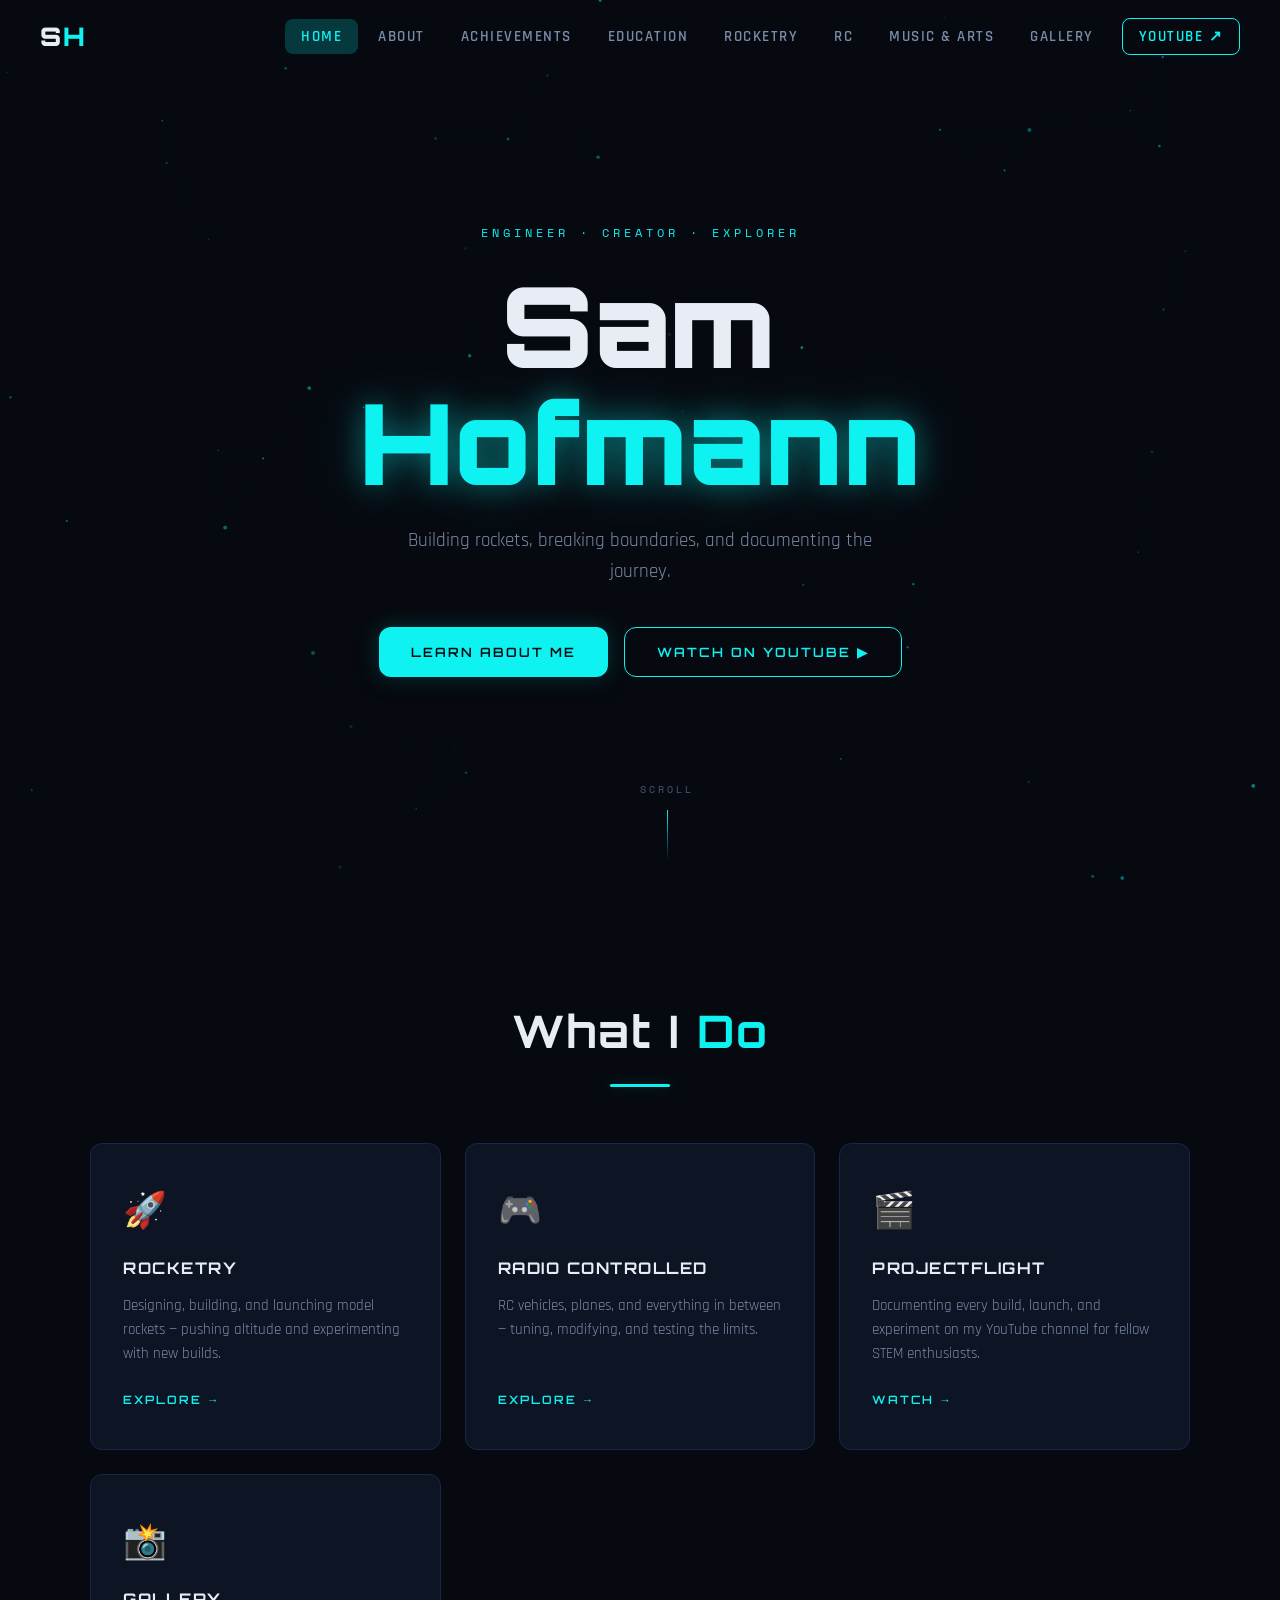
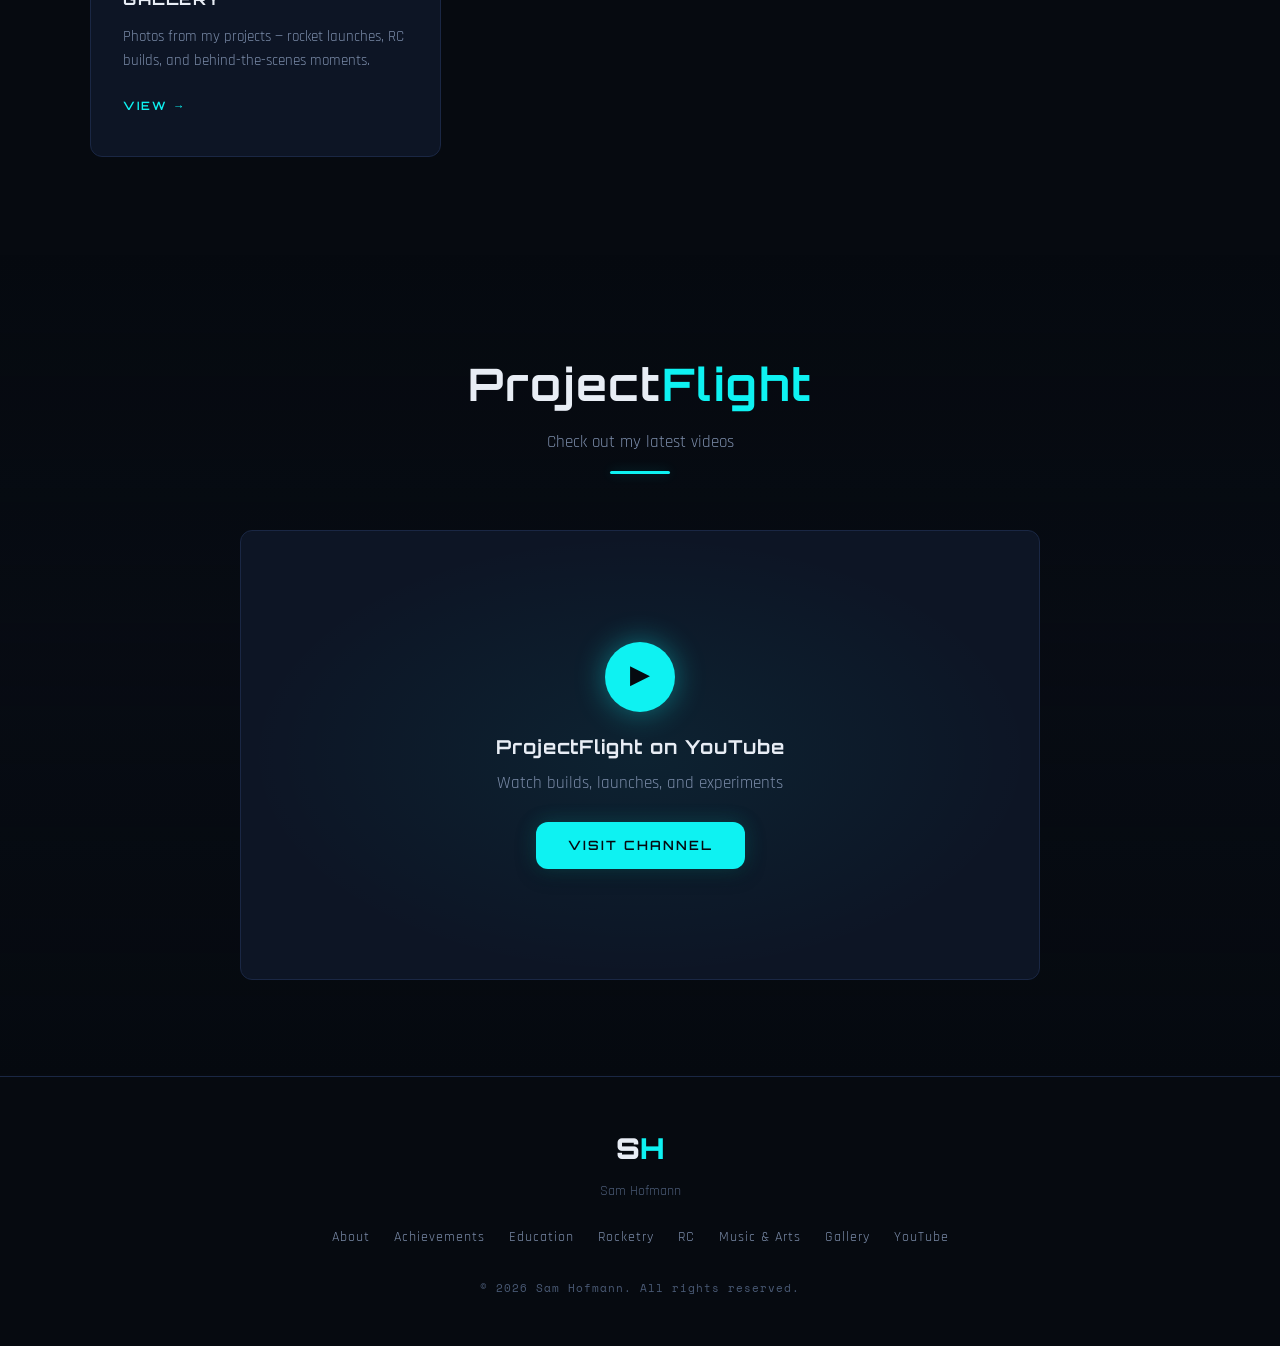
<file: index.html>
<!DOCTYPE html>
<html lang="en">
<head>
    <meta charset="UTF-8">
    <meta name="viewport" content="width=device-width, initial-scale=1.0">
    <title>Sam Hofmann — Engineer, Creator, Explorer</title>
    <link rel="preconnect" href="https://fonts.googleapis.com">
    <link href="https://fonts.googleapis.com/css2?family=Orbitron:wght@400;600;700;900&family=Rajdhani:wght@300;400;500;600;700&family=Space+Mono:wght@400;700&display=swap" rel="stylesheet">
    <link rel="stylesheet" href="style.css">
</head>
<body>
    <!-- Particle canvas background -->
    <canvas id="particles"></canvas>

    <!-- Navigation -->
    <nav id="navbar">
        <a href="index.html" class="nav-logo">S<span class="accent">H</span></a>
        <button class="hamburger" id="hamburger" aria-label="Toggle menu">
            <span></span><span></span><span></span>
        </button>
        <ul class="nav-links" id="navLinks">
            <li><a href="index.html" class="active">Home</a></li>
            <li><a href="about.html">About</a></li>
            <li><a href="achievements.html">Achievements</a></li>
            <li><a href="education.html">Education</a></li>
            <li><a href="rocketry.html">Rocketry</a></li>
            <li><a href="rc.html">RC</a></li>
            <li><a href="music.html">Music & Arts</a></li>
            <li><a href="gallery.html">Gallery</a></li>
            <li><a href="https://www.youtube.com/@ProjectFlight-Official" target="_blank" class="nav-yt">YouTube ↗</a></li>
        </ul>
    </nav>

    <!-- Hero Section -->
    <section class="hero">
        <div class="hero-content">
            <div class="hero-eyebrow" data-anim="fade-up" data-delay="0">ENGINEER · CREATOR · EXPLORER</div>
            <h1 class="hero-title" data-anim="fade-up" data-delay="1">
                <span class="line">Sam</span>
                <span class="line accent-glow">Hofmann</span>
            </h1>
            <p class="hero-sub" data-anim="fade-up" data-delay="2">Building rockets, breaking boundaries, and documenting the journey.</p>
            <div class="hero-cta" data-anim="fade-up" data-delay="3">
                <a href="about.html" class="btn btn-primary">Learn About Me</a>
                <a href="https://www.youtube.com/@ProjectFlight-Official" target="_blank" class="btn btn-outline">Watch on YouTube ▶</a>
            </div>
        </div>
        <div class="hero-scroll-indicator" data-anim="fade-up" data-delay="4">
            <span>Scroll</span>
            <div class="scroll-line"></div>
        </div>
    </section>

    <!-- Quick Overview Cards -->
    <section class="overview" id="overview">
        <div class="section-header" data-anim="fade-up">
            <h2>What I <span class="accent">Do</span></h2>
            <div class="section-line"></div>
        </div>
        <div class="card-grid">
            <a href="rocketry.html" class="overview-card" data-anim="fade-up" data-delay="0">
                <div class="card-icon">🚀</div>
                <h3>Rocketry</h3>
                <p>Designing, building, and launching model rockets — pushing altitude and experimenting with new builds.</p>
                <span class="card-link">Explore →</span>
            </a>
            <a href="rc.html" class="overview-card" data-anim="fade-up" data-delay="1">
                <div class="card-icon">🎮</div>
                <h3>Radio Controlled</h3>
                <p>RC vehicles, planes, and everything in between — tuning, modifying, and testing the limits.</p>
                <span class="card-link">Explore →</span>
            </a>
            <a href="https://www.youtube.com/@ProjectFlight-Official" target="_blank" class="overview-card" data-anim="fade-up" data-delay="2">
                <div class="card-icon">🎬</div>
                <h3>ProjectFlight</h3>
                <p>Documenting every build, launch, and experiment on my YouTube channel for fellow STEM enthusiasts.</p>
                <span class="card-link">Watch →</span>
            </a>
            <a href="gallery.html" class="overview-card" data-anim="fade-up" data-delay="3">
                <div class="card-icon">📸</div>
                <h3>Gallery</h3>
                <p>Photos from my projects — rocket launches, RC builds, and behind-the-scenes moments.</p>
                <span class="card-link">View →</span>
            </a>
        </div>
    </section>

    <!-- YouTube Embed Section -->
    <section class="yt-section">
        <div class="section-header" data-anim="fade-up">
            <h2>Project<span class="accent">Flight</span></h2>
            <p class="section-sub">Check out my latest videos</p>
            <div class="section-line"></div>
        </div>
        <div class="yt-embed-wrapper" data-anim="fade-up" data-delay="1">
            <div class="yt-placeholder">
                <div class="yt-placeholder-content">
                    <div class="yt-icon">▶</div>
                    <h3>ProjectFlight on YouTube</h3>
                    <p>Watch builds, launches, and experiments</p>
                    <a href="https://www.youtube.com/@ProjectFlight-Official" target="_blank" class="btn btn-primary">Visit Channel</a>
                </div>
            </div>
        </div>
    </section>

    <!-- Footer -->
    <footer>
        <div class="footer-inner">
            <div class="footer-logo">S<span class="accent">H</span></div>
            <p class="footer-tagline">Sam Hofmann</p>
            <div class="footer-links">
                <a href="about.html">About</a>
                <a href="achievements.html">Achievements</a>
                <a href="education.html">Education</a>
                <a href="rocketry.html">Rocketry</a>
                <a href="rc.html">RC</a>
                <a href="music.html">Music & Arts</a>
                <a href="gallery.html">Gallery</a>
                <a href="https://www.youtube.com/@ProjectFlight-Official" target="_blank">YouTube</a>
            </div>
            <p class="footer-copy">© 2026 Sam Hofmann. All rights reserved.</p>
        </div>
    </footer>

    <script src="main.js"></script>
</body>
</html>
</file>
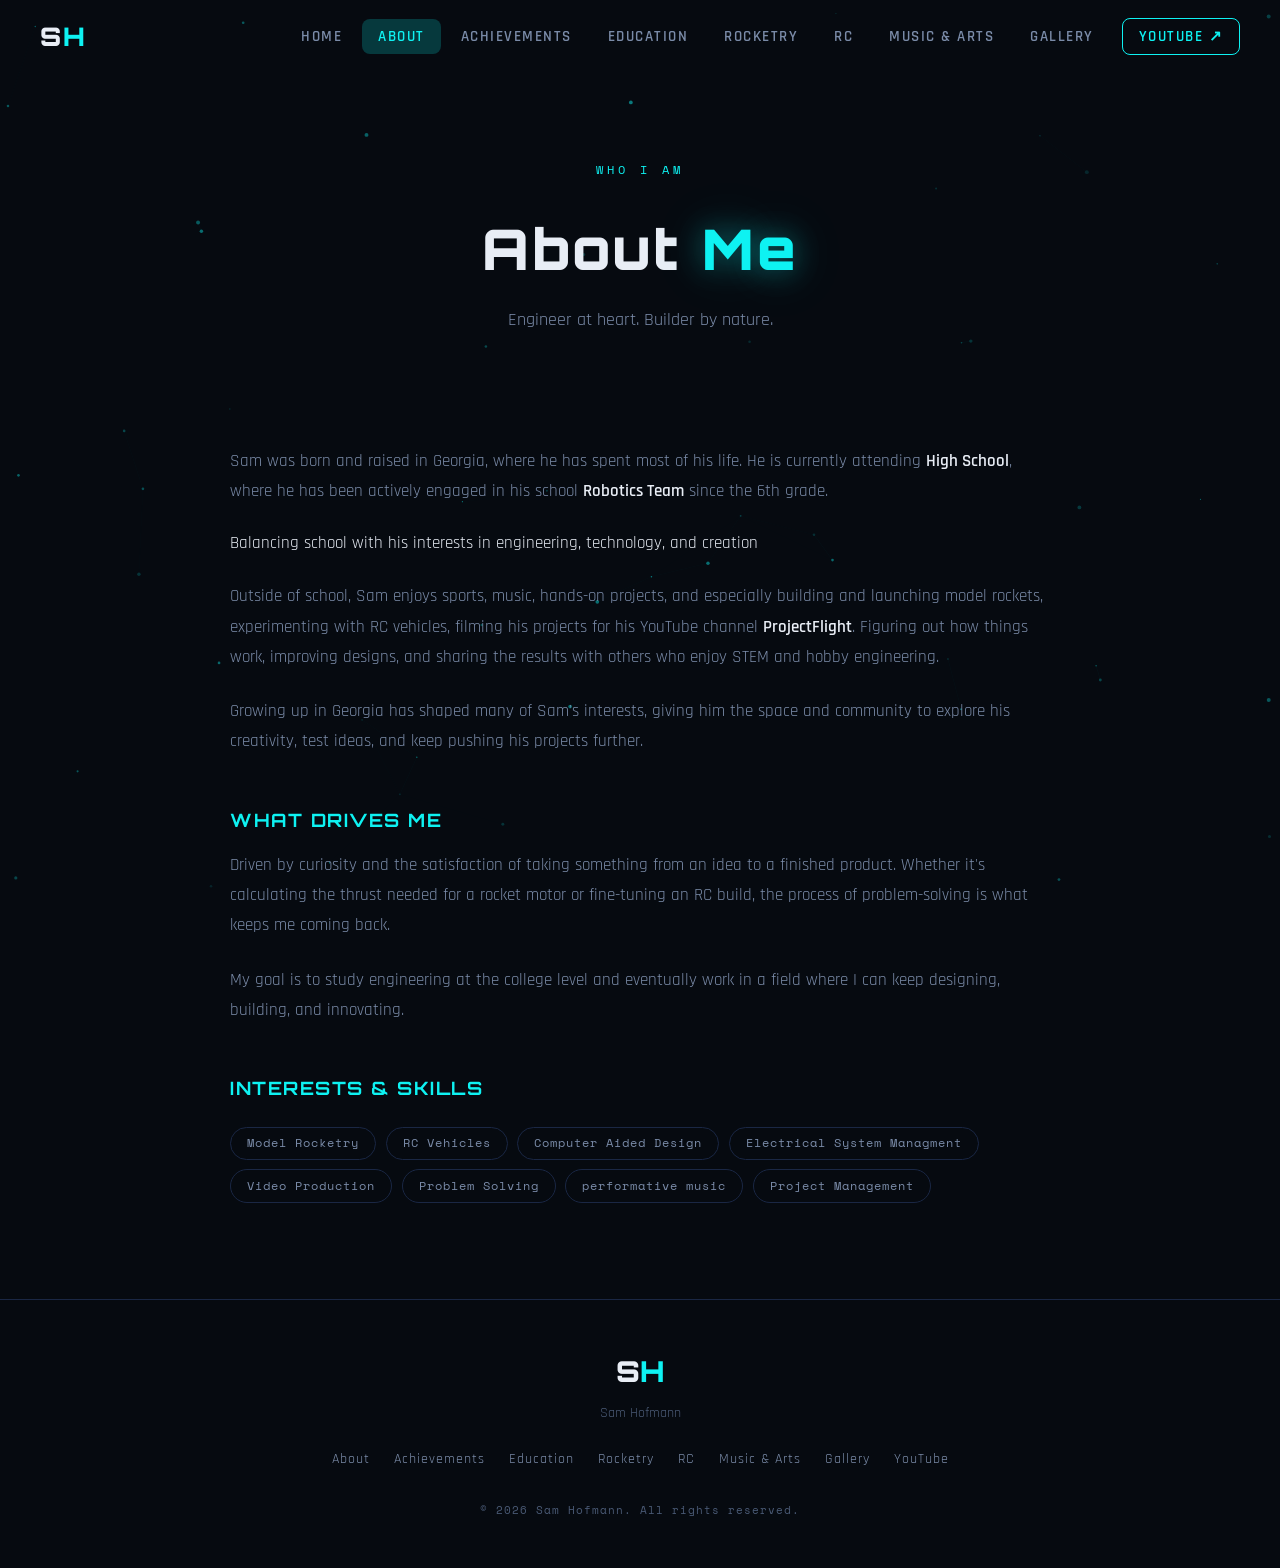
<file: about.html>
<!DOCTYPE html>
<html lang="en">
<head>
    <meta charset="UTF-8">
    <meta name="viewport" content="width=device-width, initial-scale=1.0">
    <title>About — Sam Hofmann</title>
    <link rel="preconnect" href="https://fonts.googleapis.com">
    <link href="https://fonts.googleapis.com/css2?family=Orbitron:wght@400;600;700;900&family=Rajdhani:wght@300;400;500;600;700&family=Space+Mono:wght@400;700&display=swap" rel="stylesheet">
    <link rel="stylesheet" href="style.css">
</head>
<body>
    <canvas id="particles"></canvas>

    <nav id="navbar">
        <a href="index.html" class="nav-logo">S<span class="accent">H</span></a>
        <button class="hamburger" id="hamburger" aria-label="Toggle menu">
            <span></span><span></span><span></span>
        </button>
        <ul class="nav-links" id="navLinks">
            <li><a href="index.html">Home</a></li>
            <li><a href="about.html" class="active">About</a></li>
            <li><a href="achievements.html">Achievements</a></li>
            <li><a href="education.html">Education</a></li>
            <li><a href="rocketry.html">Rocketry</a></li>
            <li><a href="rc.html">RC</a></li>
            <li><a href="music.html">Music & Arts</a></li>
            <li><a href="gallery.html">Gallery</a></li>
            <li><a href="https://www.youtube.com/@ProjectFlight-Official" target="_blank" class="nav-yt">YouTube ↗</a></li>
        </ul>
    </nav>

    <section class="page-header">
        <div class="hero-eyebrow" data-anim="fade-up" data-delay="0">WHO I AM</div>
        <h1 data-anim="fade-up" data-delay="1">About <span class="accent-glow">Me</span></h1>
        <p class="page-sub" data-anim="fade-up" data-delay="2">Engineer at heart. Builder by nature.</p>
    </section>

    <section class="content-section">
        <div data-anim="fade-up">
            <p>Sam was born and raised in Georgia</strong>, where he has spent most of his life. He is currently attending <strong>High School</strong>, where he has been actively engaged in his school <strong>Robotics Team</strong> since the 6th grade.<p>
            
            <p></p>Balancing school with his interests in engineering, technology, and creation</p>

            <p>Outside of school, Sam enjoys sports, music, hands-on projects, and especially building and launching model rockets, experimenting with RC vehicles, filming his projects for his YouTube channel <strong>ProjectFlight</strong>. Figuring out how things work, improving designs, and sharing the results with others who enjoy STEM and hobby engineering.</p>

            <p>Growing up in Georgia has shaped many of Sam's interests, giving him the space and community to explore his creativity, test ideas, and keep pushing his projects further.</p>
        </div>

        <h3 data-anim="fade-up">What Drives Me</h3>
        <div data-anim="fade-up">
            <p>Driven by curiosity and the satisfaction of taking something from an idea to a finished product. Whether it's calculating the thrust needed for a rocket motor or fine-tuning an RC build, the process of problem-solving is what keeps me coming back.</p>
            <p>My goal is to study engineering at the college level and eventually work in a field where I can keep designing, building, and innovating.</p>
        </div>

        <h3 data-anim="fade-up">Interests & Skills</h3>
        <div class="skill-tags" data-anim="fade-up">
            <span class="skill-tag">Model Rocketry</span>
            <span class="skill-tag">RC Vehicles</span>
            <span class="skill-tag">Computer Aided Design</span>
            <span class="skill-tag">Electrical System Managment</span>
            <span class="skill-tag">Video Production</span>
            <span class="skill-tag">Problem Solving</span>
            <span class="skill-tag">performative music</span>
            <span class="skill-tag">Project Management</span>
        </div>
    </section>

    <footer>
        <div class="footer-inner">
            <div class="footer-logo">S<span class="accent">H</span></div>
            <p class="footer-tagline">Sam Hofmann</p>
            <div class="footer-links">
                <a href="about.html">About</a>
                <a href="achievements.html">Achievements</a>
                <a href="education.html">Education</a>
                <a href="rocketry.html">Rocketry</a>
                <a href="rc.html">RC</a>
                <a href="music.html">Music & Arts</a>
                <a href="gallery.html">Gallery</a>
                <a href="https://www.youtube.com/@ProjectFlight-Official" target="_blank">YouTube</a>
            </div>
            <p class="footer-copy">© 2026 Sam Hofmann. All rights reserved.</p>
        </div>
    </footer>

    <script src="main.js"></script>
</body>
</html>
</file>
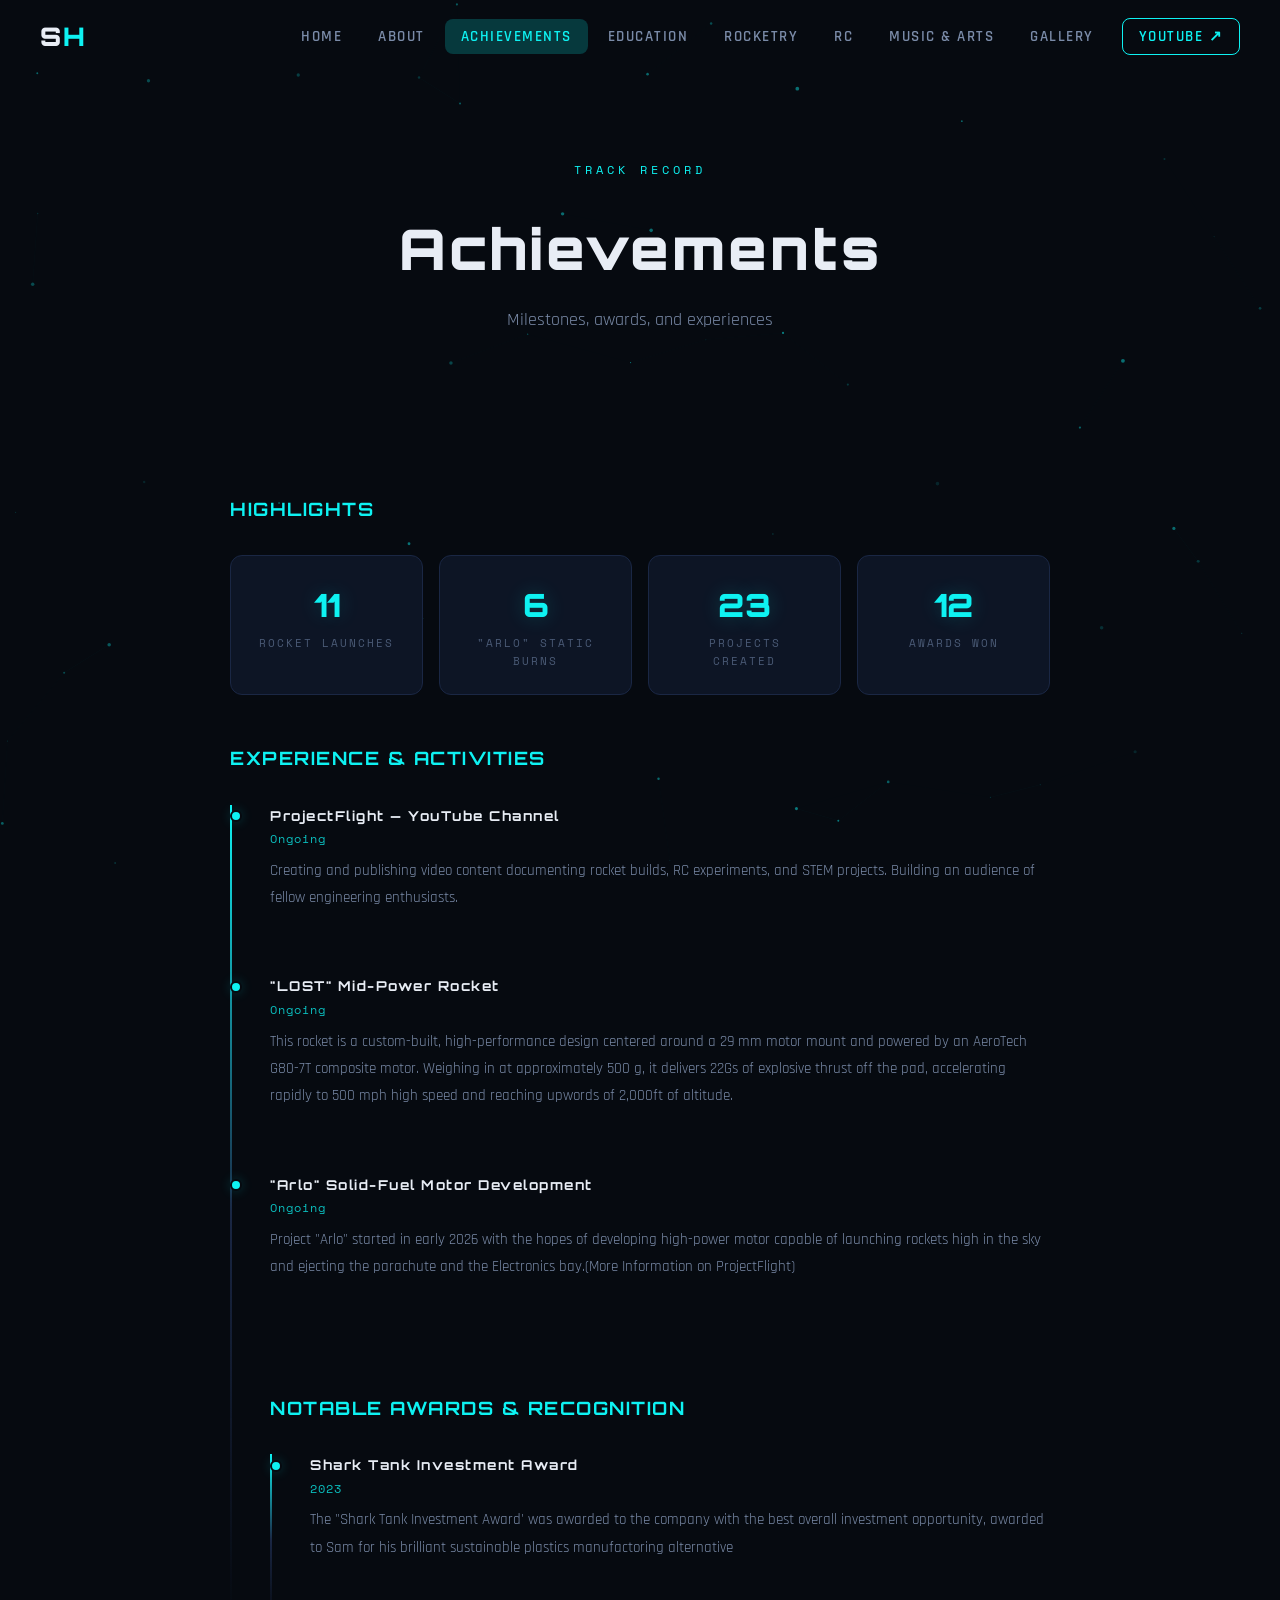
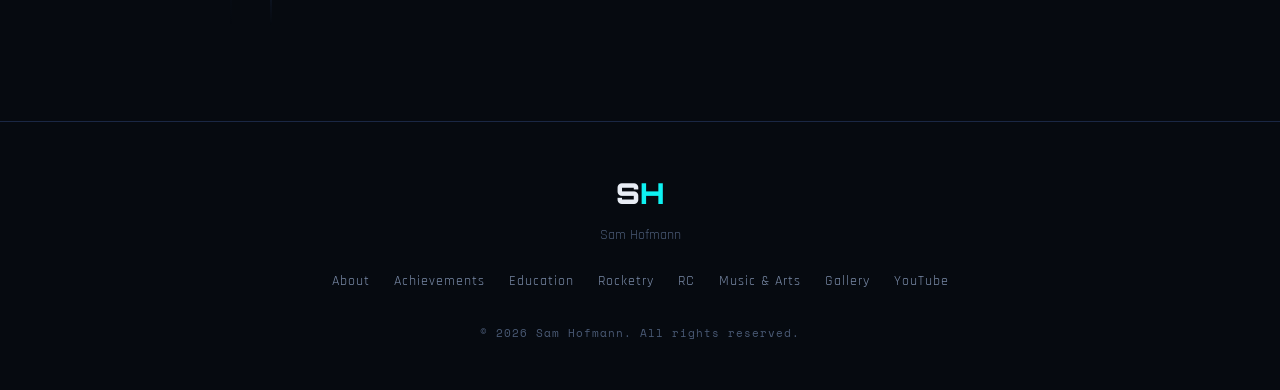
<file: achievements.html>
<!DOCTYPE html>
<html lang="en">
<head>
    <meta charset="UTF-8">
    <meta name="viewport" content="width=device-width, initial-scale=1.0">
    <title>Achievements — Sam Hofmann</title>
    <link rel="preconnect" href="https://fonts.googleapis.com">
    <link href="https://fonts.googleapis.com/css2?family=Orbitron:wght@400;600;700;900&family=Rajdhani:wght@300;400;500;600;700&family=Space+Mono:wght@400;700&display=swap" rel="stylesheet">
    <link rel="stylesheet" href="style.css">
</head>
<body>
    <canvas id="particles"></canvas>

    <nav id="navbar">
        <a href="index.html" class="nav-logo">S<span class="accent">H</span></a>
        <button class="hamburger" id="hamburger" aria-label="Toggle menu">
            <span></span><span></span><span></span>
        </button>
        <ul class="nav-links" id="navLinks">
            <li><a href="index.html">Home</a></li>
            <li><a href="about.html">About</a></li>
            <li><a href="achievements.html" class="active">Achievements</a></li>
            <li><a href="education.html">Education</a></li>
            <li><a href="rocketry.html">Rocketry</a></li>
            <li><a href="rc.html">RC</a></li>
            <li><a href="music.html">Music & Arts</a></li>
            <li><a href="gallery.html">Gallery</a></li>
            <li><a href="https://www.youtube.com/@ProjectFlight-Official" target="_blank" class="nav-yt">YouTube ↗</a></li>
        </ul>
    </nav>

    <section class="page-header">
        <div class="hero-eyebrow" data-anim="fade-up" data-delay="0">TRACK RECORD</div>
                    <h1 data-anim="fade-up" data-delay="1">Achievements</h1>
        <p class="page-sub" data-anim="fade-up" data-delay="2">Milestones, awards, and experiences</p>
    </section>

    <section class="content-section">

        <h3 data-anim="fade-up">Highlights</h3>
        <div class="stat-row" data-anim="fade-up">
            <div class="stat-card">
                <div class="stat-value">11</div>
                <div class="stat-label">Rocket Launches</div>
            </div>
            <div class="stat-card">
                <div class="stat-value">6</div>
                <div class="stat-label">"Arlo" Static Burns</div>
            </div>
            <div class="stat-card">
                <div class="stat-value">23</div>
                <div class="stat-label">Projects Created</div>
            </div>
            <div class="stat-card">
                <div class="stat-value">12</div>
                <div class="stat-label">Awards Won</div>
            </div>
        </div>

        <h3 data-anim="fade-up">Experience & Activities</h3>
        <div class="timeline" data-anim="fade-up">
            <div class="timeline-item">
                <h4>ProjectFlight — YouTube Channel</h4>
                <div class="timeline-date">Ongoing</div>
                <p>Creating and publishing video content documenting rocket builds, RC experiments, and STEM projects. Building an audience of fellow engineering enthusiasts.</p>
            </div>
            <div class="timeline-item">
                <h4>"LOST" Mid-Power Rocket</h4>
                <div class="timeline-date">Ongoing</div>
                <p>This rocket is a custom-built, high-performance design centered around a 29 mm motor mount and powered by an AeroTech G80-7T composite motor. Weighing in at approximately 500 g, it delivers 22Gs of explosive thrust off the pad, accelerating rapidly to 500 mph high speed and reaching upwords of 2,000ft of altitude.</p>
            <!-- ADD MORE ITEMS HERE -->
        </div>
             <div class="timeline-item">
                <h4>"Arlo" Solid-Fuel Motor Development</h4>
                <div class="timeline-date">Ongoing</div>
                <p>Project "Arlo" started in early 2026 with the hopes of developing high-power motor capable of launching rockets high in the sky and ejecting the parachute and the Electronics bay.(More Information on ProjectFlight)</p> 
             </div>
        <h3 data-anim="fade-up">Notable Awards & Recognition</h3>
        <div class="timeline" data-anim="fade-up">
            <div class="timeline-item">
                <h4>Shark Tank Investment Award</h4>
                <div class="timeline-date">2023</div>
                <p>The "Shark Tank Investment Award' was awarded to the company with the best overall investment opportunity, awarded to Sam for his brilliant sustainable plastics manufactoring alternative </p></p>
            </div>
           
        </div>
    </section>

    <footer>
        <div class="footer-inner">
            <div class="footer-logo">S<span class="accent">H</span></div>
            <p class="footer-tagline">Sam Hofmann</p>
            <div class="footer-links">
                <a href="about.html">About</a>
                <a href="achievements.html">Achievements</a>
                <a href="education.html">Education</a>
                <a href="rocketry.html">Rocketry</a>
                <a href="rc.html">RC</a>
                <a href="music.html">Music & Arts</a>
                <a href="gallery.html">Gallery</a>
                <a href="https://www.youtube.com/@ProjectFlight-Official" target="_blank">YouTube</a>
            </div>
            <p class="footer-copy">© 2026 Sam Hofmann. All rights reserved.</p>
        </div>
    </footer>

    <script src="main.js"></script>
</body>
</html>
</file>
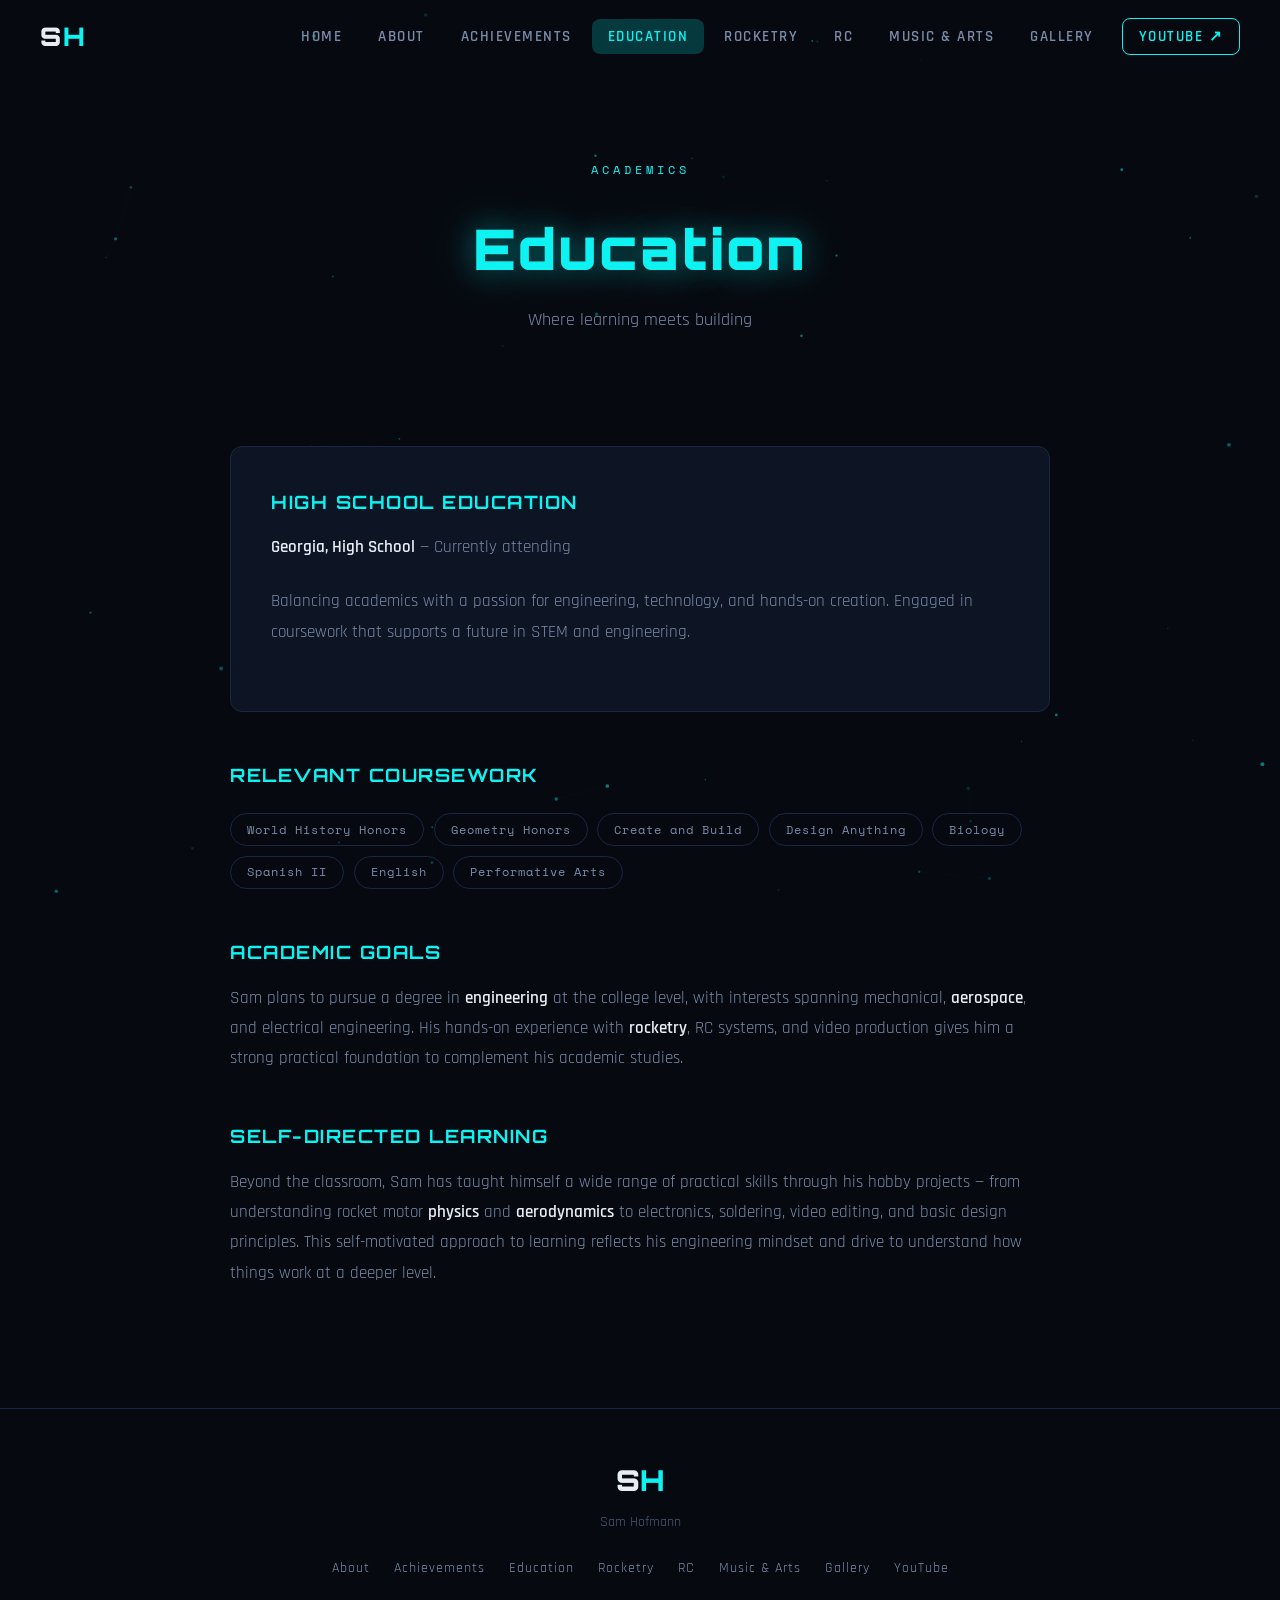
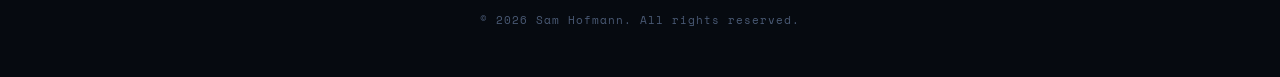
<file: education.html>
<!DOCTYPE html>
<html lang="en">
<head>
    <meta charset="UTF-8">
    <meta name="viewport" content="width=device-width, initial-scale=1.0">
    <title>Education — Sam Hofmann</title>
    <link rel="preconnect" href="https://fonts.googleapis.com">
    <link href="https://fonts.googleapis.com/css2?family=Orbitron:wght@400;600;700;900&family=Rajdhani:wght@300;400;500;600;700&family=Space+Mono:wght@400;700&display=swap" rel="stylesheet">
    <link rel="stylesheet" href="style.css">
</head>
<body>
    <canvas id="particles"></canvas>

    <nav id="navbar">
        <a href="index.html" class="nav-logo">S<span class="accent">H</span></a>
        <button class="hamburger" id="hamburger" aria-label="Toggle menu">
            <span></span><span></span><span></span>
        </button>
        <ul class="nav-links" id="navLinks">
            <li><a href="index.html">Home</a></li>
            <li><a href="about.html">About</a></li>
            <li><a href="achievements.html">Achievements</a></li>
            <li><a href="education.html" class="active">Education</a></li>
            <li><a href="rocketry.html">Rocketry</a></li>
            <li><a href="rc.html">RC</a></li>
            <li><a href="music.html">Music & Arts</a></li>
            <li><a href="gallery.html">Gallery</a></li>
            <li><a href="https://www.youtube.com/@ProjectFlight-Official" target="_blank" class="nav-yt">YouTube ↗</a></li>
        </ul>
    </nav>

    <section class="page-header">
        <div class="hero-eyebrow" data-anim="fade-up" data-delay="0">ACADEMICS</div>
        <h1 data-anim="fade-up" data-delay="1"><span class="accent-glow">Education</span></h1>
        <p class="page-sub" data-anim="fade-up" data-delay="2">Where learning meets building</p>
    </section>

    <section class="content-section">

        <div class="hobby-detail" data-anim="fade-up">
            <h3>High School Education</h3>
            <p><strong>Georgia, High School</strong> — Currently attending</p>
            <p>Balancing academics with a passion for engineering, technology, and hands-on creation. Engaged in coursework that supports a future in STEM and engineering.</p>
        </div>

        <h3 data-anim="fade-up">Relevant Coursework</h3>
        <div class="skill-tags" data-anim="fade-up">
            <span class="skill-tag">World History Honors</span>
            <span class="skill-tag">Geometry Honors</span>
            <span class="skill-tag">Create and Build</span>
            <span class="skill-tag">Design Anything</span>
            <span class="skill-tag">Biology</span>
            <span class="skill-tag">Spanish II</span>
            <span class="skill-tag">English</span>
            <span class="skill-tag">Performative Arts</span>
            <!-- Add your actual courses here -->
        </div>

        <h3 data-anim="fade-up">Academic Goals</h3>
        <div data-anim="fade-up">
            <p>Sam plans to pursue a degree in <strong>engineering</strong> at the college level, with interests spanning mechanical, <strong>aerospace</strong>, and electrical engineering. His hands-on experience with <strong>rocketry</strong>, RC systems, and video production gives him a strong practical foundation to complement his academic studies.</p>
        </div>

        <h3 data-anim="fade-up">Self-Directed Learning</h3>
        <div data-anim="fade-up">
            <p>Beyond the classroom, Sam has taught himself a wide range of practical skills through his hobby projects — from understanding rocket motor <strong>physics</strong> and <strong>aerodynamics</strong> to electronics, soldering, video editing, and basic design principles. This self-motivated approach to learning reflects his engineering mindset and drive to understand how things work at a deeper level.</p>
        </div>
    </section> 

    <footer>
        <div class="footer-inner">
            <div class="footer-logo">S<span class="accent">H</span></div>
            <p class="footer-tagline">Sam Hofmann</p>
            <div class="footer-links">
                <a href="about.html">About</a>
                <a href="achievements.html">Achievements</a>
                <a href="education.html">Education</a>
                <a href="rocketry.html">Rocketry</a>
                <a href="rc.html">RC</a>
                <a href="music.html">Music & Arts</a>
                <a href="gallery.html">Gallery</a>
                <a href="https://www.youtube.com/@ProjectFlight-Official" target="_blank">YouTube</a>
            </div>
            <p class="footer-copy">© 2026 Sam Hofmann. All rights reserved.</p>
        </div>
    </footer>

    <script src="main.js"></script>
</body>
</html>
</file>
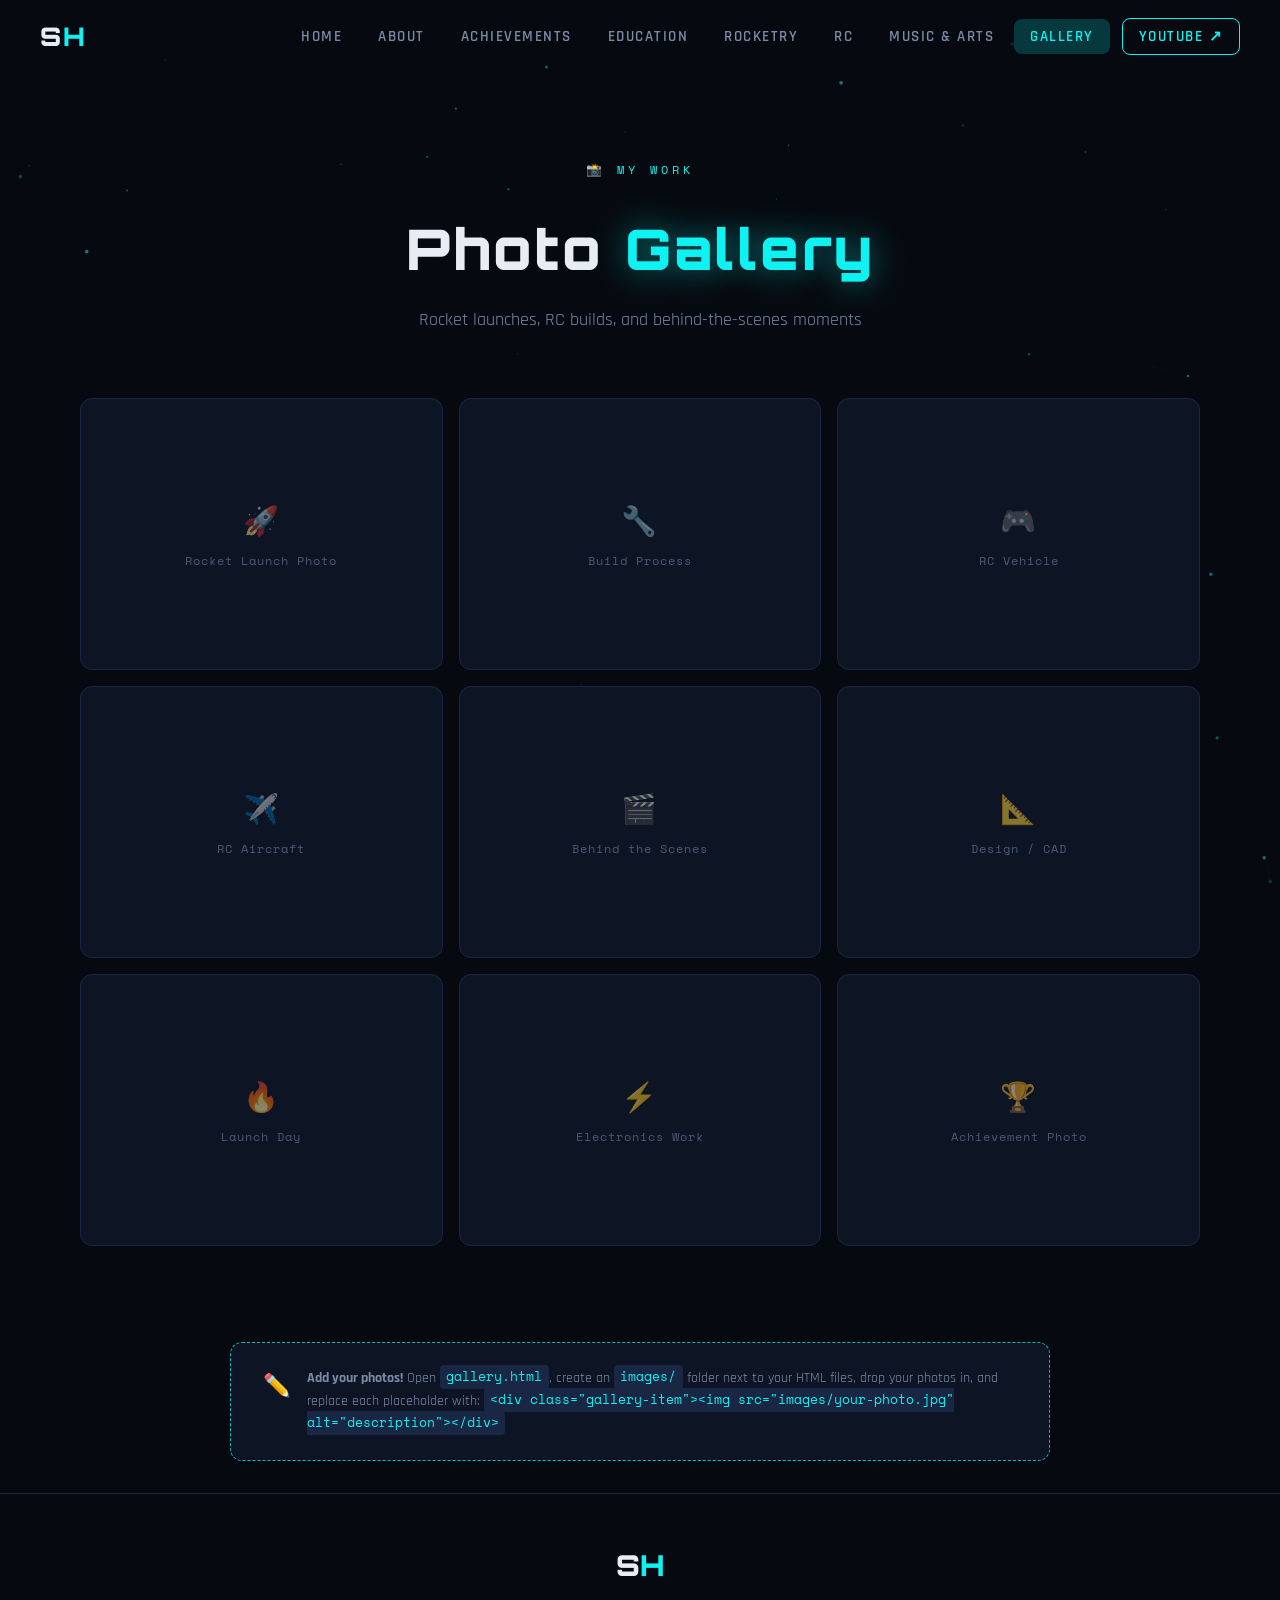
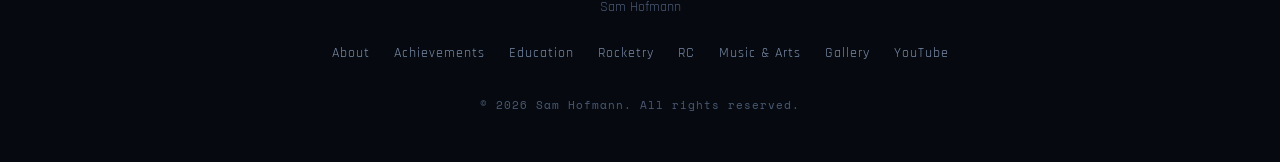
<file: gallery.html>
<!DOCTYPE html>
<html lang="en">
<head>
    <meta charset="UTF-8">
    <meta name="viewport" content="width=device-width, initial-scale=1.0">
    <title>Gallery — Sam Hofmann</title>
    <link rel="preconnect" href="https://fonts.googleapis.com">
    <link href="https://fonts.googleapis.com/css2?family=Orbitron:wght@400;600;700;900&family=Rajdhani:wght@300;400;500;600;700&family=Space+Mono:wght@400;700&display=swap" rel="stylesheet">
    <link rel="stylesheet" href="style.css">
</head>
<body>
    <canvas id="particles"></canvas>

    <nav id="navbar">
        <a href="index.html" class="nav-logo">S<span class="accent">H</span></a>
        <button class="hamburger" id="hamburger" aria-label="Toggle menu">
            <span></span><span></span><span></span>
        </button>
        <ul class="nav-links" id="navLinks">
            <li><a href="index.html">Home</a></li>
            <li><a href="about.html">About</a></li>
            <li><a href="achievements.html">Achievements</a></li>
            <li><a href="education.html">Education</a></li>
            <li><a href="rocketry.html">Rocketry</a></li>
            <li><a href="rc.html">RC</a></li>
            <li><a href="music.html">Music & Arts</a></li>
            <li><a href="gallery.html" class="active">Gallery</a></li>
            <li><a href="https://www.youtube.com/@ProjectFlight-Official" target="_blank" class="nav-yt">YouTube ↗</a></li>
        </ul>
    </nav>

    <section class="page-header">
        <div class="hero-eyebrow" data-anim="fade-up" data-delay="0">📸 MY WORK</div>
        <h1 data-anim="fade-up" data-delay="1">Photo <span class="accent-glow">Gallery</span></h1>
        <p class="page-sub" data-anim="fade-up" data-delay="2">Rocket launches, RC builds, and behind-the-scenes moments</p>
    </section>

    <div class="gallery-grid" data-anim="fade-up">
        <!-- REPLACE THESE PLACEHOLDERS WITH YOUR REAL PHOTOS -->
        <!-- Example with a real image:
             <div class="gallery-item">
                 <img src="images/rocket-launch-01.jpg" alt="First rocket launch">
             </div>
        -->
        <div class="gallery-item">
            <div class="gallery-placeholder">
                <div class="gallery-placeholder-icon">🚀</div>
                <span>Rocket Launch Photo</span>
            </div>
        </div>
        <div class="gallery-item">
            <div class="gallery-placeholder">
                <div class="gallery-placeholder-icon">🔧</div>
                <span>Build Process</span>
            </div>
        </div>
        <div class="gallery-item">
            <div class="gallery-placeholder">
                <div class="gallery-placeholder-icon">🎮</div>
                <span>RC Vehicle</span>
            </div>
        </div>
        <div class="gallery-item">
            <div class="gallery-placeholder">
                <div class="gallery-placeholder-icon">✈️</div>
                <span>RC Aircraft</span>
            </div>
        </div>
        <div class="gallery-item">
            <div class="gallery-placeholder">
                <div class="gallery-placeholder-icon">🎬</div>
                <span>Behind the Scenes</span>
            </div>
        </div>
        <div class="gallery-item">
            <div class="gallery-placeholder">
                <div class="gallery-placeholder-icon">📐</div>
                <span>Design / CAD</span>
            </div>
        </div>
        <div class="gallery-item">
            <div class="gallery-placeholder">
                <div class="gallery-placeholder-icon">🔥</div>
                <span>Launch Day</span>
            </div>
        </div>
        <div class="gallery-item">
            <div class="gallery-placeholder">
                <div class="gallery-placeholder-icon">⚡</div>
                <span>Electronics Work</span>
            </div>
        </div>
        <div class="gallery-item">
            <div class="gallery-placeholder">
                <div class="gallery-placeholder-icon">🏆</div>
                <span>Achievement Photo</span>
            </div>
        </div>
    </div>

    <div class="edit-notice" data-anim="fade-up">
        <div class="edit-notice-box">
            <span class="icon">✏️</span>
            <p><strong>Add your photos!</strong> Open <code>gallery.html</code>, create an <code>images/</code> folder next to your HTML files, drop your photos in, and replace each placeholder with: <code>&lt;div class="gallery-item"&gt;&lt;img src="images/your-photo.jpg" alt="description"&gt;&lt;/div&gt;</code></p>
        </div>
    </div>

    <footer>
        <div class="footer-inner">
            <div class="footer-logo">S<span class="accent">H</span></div>
            <p class="footer-tagline">Sam Hofmann</p>
            <div class="footer-links">
                <a href="about.html">About</a>
                <a href="achievements.html">Achievements</a>
                <a href="education.html">Education</a>
                <a href="rocketry.html">Rocketry</a>
                <a href="rc.html">RC</a>
                <a href="music.html">Music & Arts</a>
                <a href="gallery.html">Gallery</a>
                <a href="https://www.youtube.com/@ProjectFlight-Official" target="_blank">YouTube</a>
            </div>
            <p class="footer-copy">© 2026 Sam Hofmann. All rights reserved.</p>
        </div>
    </footer>

    <script src="main.js"></script>
</body>
</html>
</file>
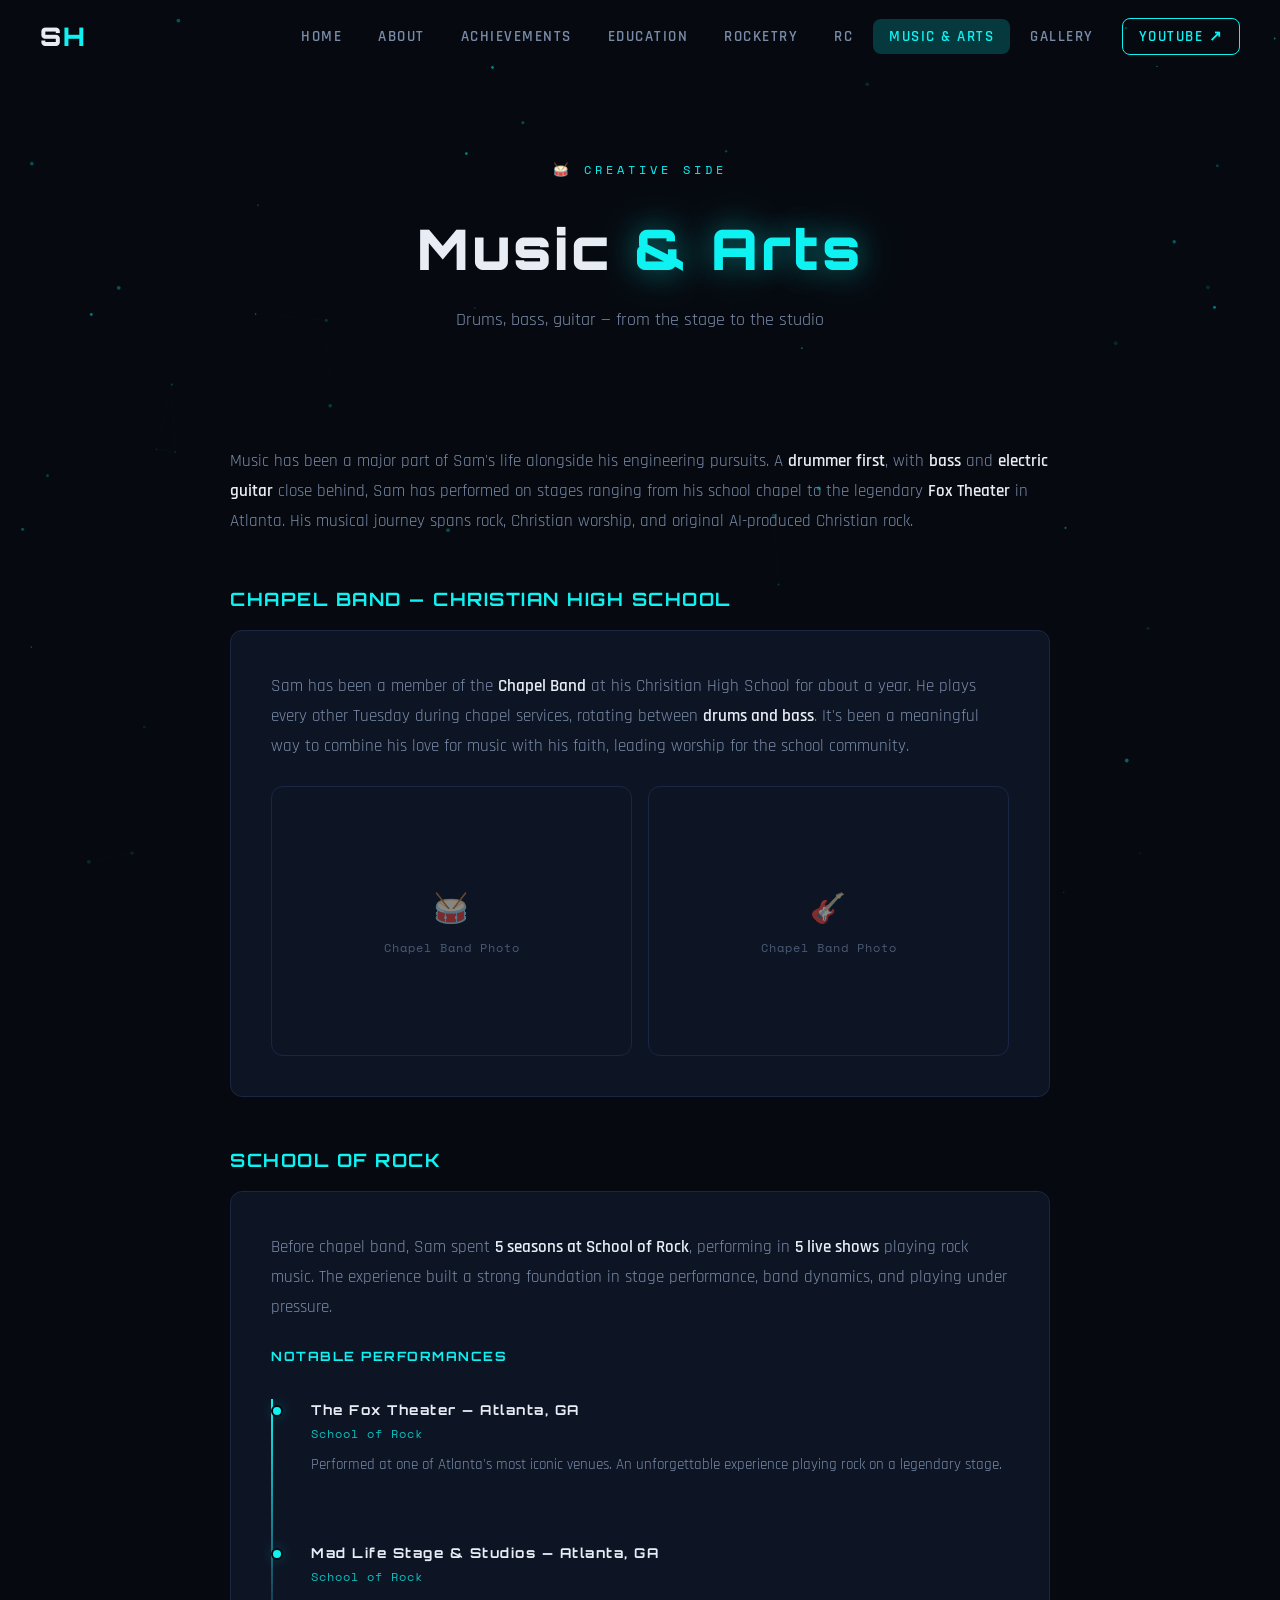
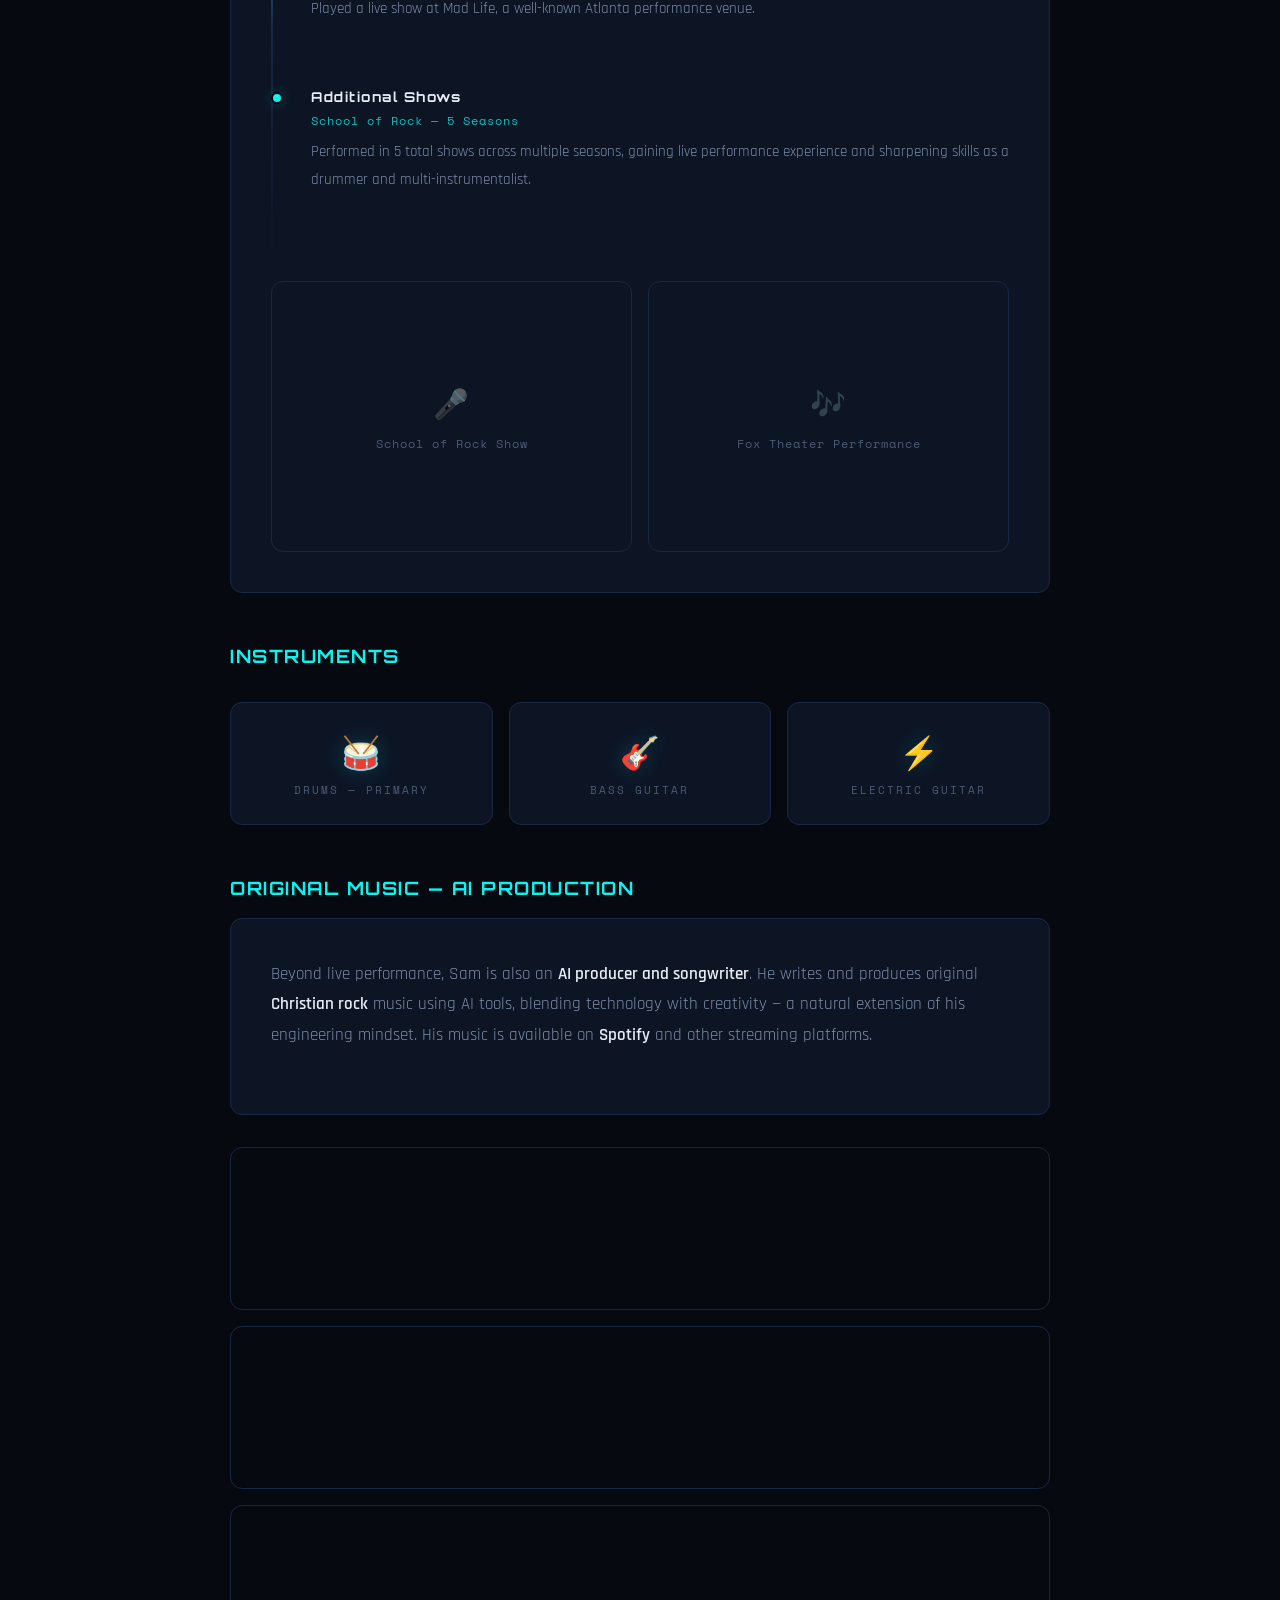
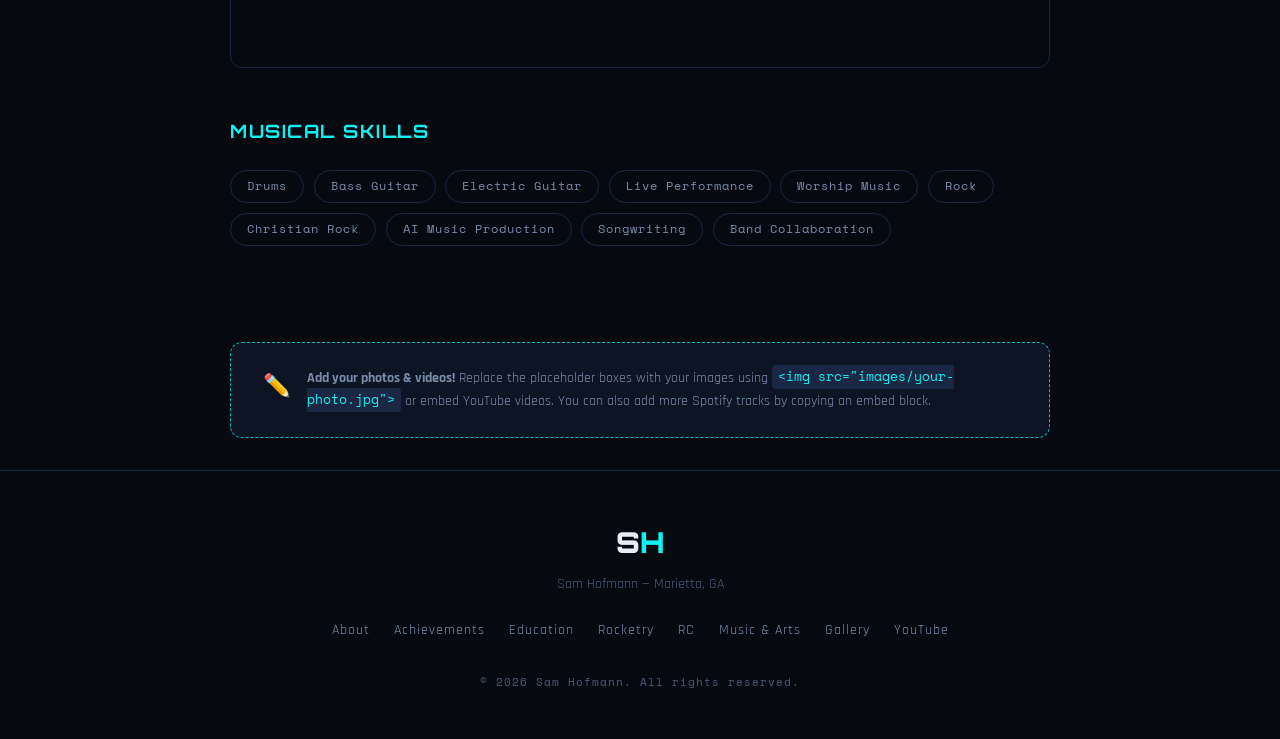
<file: music.html>
<!DOCTYPE html>
<html lang="en">
<head>
    <meta charset="UTF-8">
    <meta name="viewport" content="width=device-width, initial-scale=1.0">
    <title>Music & Arts — Sam Hofmann</title>
    <link rel="preconnect" href="https://fonts.googleapis.com">
    <link href="https://fonts.googleapis.com/css2?family=Orbitron:wght@400;600;700;900&family=Rajdhani:wght@300;400;500;600;700&family=Space+Mono:wght@400;700&display=swap" rel="stylesheet">
    <link rel="stylesheet" href="style.css">
</head>
<body>
    <canvas id="particles"></canvas>

    <nav id="navbar">
        <a href="index.html" class="nav-logo">S<span class="accent">H</span></a>
        <button class="hamburger" id="hamburger" aria-label="Toggle menu">
            <span></span><span></span><span></span>
        </button>
        <ul class="nav-links" id="navLinks">
            <li><a href="index.html">Home</a></li>
            <li><a href="about.html">About</a></li>
            <li><a href="achievements.html">Achievements</a></li>
            <li><a href="education.html">Education</a></li>
            <li><a href="rocketry.html">Rocketry</a></li>
            <li><a href="rc.html">RC</a></li>
            <li><a href="music.html" class="active">Music & Arts</a></li>
            <li><a href="gallery.html">Gallery</a></li>
            <li><a href="https://www.youtube.com/@ProjectFlight-Official" target="_blank" class="nav-yt">YouTube ↗</a></li>
        </ul>
    </nav>

    <section class="page-header">
        <div class="hero-eyebrow" data-anim="fade-up" data-delay="0">🥁 CREATIVE SIDE</div>
        <h1 data-anim="fade-up" data-delay="1">Music <span class="accent-glow">& Arts</span></h1>
        <p class="page-sub" data-anim="fade-up" data-delay="2">Drums, bass, guitar — from the stage to the studio</p>
    </section>

    <section class="content-section">

        <div data-anim="fade-up">
            <p>Music has been a major part of Sam's life alongside his engineering pursuits. A <strong>drummer first</strong>, with <strong>bass</strong> and <strong>electric guitar</strong> close behind, Sam has performed on stages ranging from his school chapel to the legendary <strong>Fox Theater</strong> in Atlanta. His musical journey spans rock, Christian worship, and original AI-produced Christian rock.</p>
        </div>

        <!-- ---- Chapel Band ---- -->
        <h3 data-anim="fade-up">Chapel Band — Christian High School</h3>
        <div class="hobby-detail" data-anim="fade-up">
            <p>Sam has been a member of the <strong>Chapel Band</strong> at his Chrisitian High School for about a year. He plays every other Tuesday during chapel services, rotating between <strong>drums and bass</strong>. It's been a meaningful way to combine his love for music with his faith, leading worship for the school community.</p>

            <!-- Photo/Video Slots for Chapel Band -->
            <div class="media-grid" style="margin-top: 1.5rem;">
                <div class="gallery-item">
                    <div class="gallery-placeholder">
                        <div class="gallery-placeholder-icon">🥁</div>
                        <span>Chapel Band Photo</span>
                    </div>
                </div>
                <div class="gallery-item">
                    <div class="gallery-placeholder">
                        <div class="gallery-placeholder-icon">🎸</div>
                        <span>Chapel Band Photo</span>
                    </div>
                </div>
                <!-- Replace placeholders with:
                     <div class="gallery-item"><img src="images/chapel-band-01.jpg" alt="Chapel Band performance"></div>
                     Or embed a video:
                     <div class="gallery-item" style="aspect-ratio:16/9;">
                         <iframe width="100%" height="100%" src="https://www.youtube.com/embed/VIDEO_ID" frameborder="0" allowfullscreen style="border-radius:8px;"></iframe>
                     </div>
                -->
            </div>
        </div>

        <!-- ---- School of Rock ---- -->
        <h3 data-anim="fade-up">School of Rock</h3>
        <div class="hobby-detail" data-anim="fade-up">
            <p>Before chapel band, Sam spent <strong>5 seasons at School of Rock</strong>, performing in <strong>5 live shows</strong> playing rock music. The experience built a strong foundation in stage performance, band dynamics, and playing under pressure.</p>

            <h4 style="font-family: var(--font-display); font-size: 0.8rem; letter-spacing: 1.5px; margin: 1.5rem 0 1rem; color: var(--accent);">NOTABLE PERFORMANCES</h4>
            <div class="timeline">
                <div class="timeline-item">
                    <h4>The Fox Theater — Atlanta, GA</h4>
                    <div class="timeline-date">School of Rock</div>
                    <p>Performed at one of Atlanta's most iconic venues. An unforgettable experience playing rock on a legendary stage.</p>
                </div>
                <div class="timeline-item">
                    <h4>Mad Life Stage & Studios — Atlanta, GA</h4>
                    <div class="timeline-date">School of Rock</div>
                    <p>Played a live show at Mad Life, a well-known Atlanta performance venue.</p>
                </div>
                <div class="timeline-item">
                    <h4>Additional Shows</h4>
                    <div class="timeline-date">School of Rock — 5 Seasons</div>
                    <p>Performed in 5 total shows across multiple seasons, gaining live performance experience and sharpening skills as a drummer and multi-instrumentalist.</p>
                </div>
            </div>

            <!-- Photo/Video Slots for School of Rock -->
            <div class="media-grid" style="margin-top: 1.5rem;">
                <div class="gallery-item">
                    <div class="gallery-placeholder">
                        <div class="gallery-placeholder-icon">🎤</div>
                        <span>School of Rock Show</span>
                    </div>
                </div>
                <div class="gallery-item">
                    <div class="gallery-placeholder">
                        <div class="gallery-placeholder-icon">🎶</div>
                        <span>Fox Theater Performance</span>
                    </div>
                </div>
            </div>
        </div>

        <!-- ---- Instruments ---- -->
        <h3 data-anim="fade-up">Instruments</h3>
        <div class="stat-row" data-anim="fade-up">
            <div class="stat-card">
                <div class="stat-value">🥁</div>
                <div class="stat-label">Drums — Primary</div>
            </div>
            <div class="stat-card">
                <div class="stat-value">🎸</div>
                <div class="stat-label">Bass Guitar</div>
            </div>
            <div class="stat-card">
                <div class="stat-value">⚡</div>
                <div class="stat-label">Electric Guitar</div>
            </div>
        </div>

        <!-- ---- AI Music Production ---- -->
        <h3 data-anim="fade-up">Original Music — AI Production</h3>
        <div class="hobby-detail" data-anim="fade-up">
            <p>Beyond live performance, Sam is also an <strong>AI producer and songwriter</strong>. He writes and produces original <strong>Christian rock</strong> music using AI tools, blending technology with creativity — a natural extension of his engineering mindset. His music is available on <strong>Spotify</strong> and other streaming platforms.</p>
        </div>

        <!-- Spotify Embeds -->
        <div class="spotify-grid" data-anim="fade-up">
            <div class="spotify-embed">
                <iframe style="border-radius:12px" src="https://open.spotify.com/embed/track/6XGPejSOQn7dZLmm1MwTvw?utm_source=generator&theme=0" width="100%" height="152" frameBorder="0" allowfullscreen="" allow="autoplay; clipboard-write; encrypted-media; fullscreen; picture-in-picture" loading="lazy"></iframe>
            </div>
            <div class="spotify-embed">
                <iframe style="border-radius:12px" src="https://open.spotify.com/embed/track/3p35R7KqQEC3F6mzg4LDQT?utm_source=generator&theme=0" width="100%" height="152" frameBorder="0" allowfullscreen="" allow="autoplay; clipboard-write; encrypted-media; fullscreen; picture-in-picture" loading="lazy"></iframe>
            </div>
            <div class="spotify-embed">
                <iframe style="border-radius:12px" src="https://open.spotify.com/embed/track/1TNL01KLWv8frMZwBW2f8x?utm_source=generator&theme=0" width="100%" height="152" frameBorder="0" allowfullscreen="" allow="autoplay; clipboard-write; encrypted-media; fullscreen; picture-in-picture" loading="lazy"></iframe>
            </div>
        </div>

        <!-- ---- Skills ---- -->
        <h3 data-anim="fade-up">Musical Skills</h3>
        <div class="skill-tags" data-anim="fade-up">
            <span class="skill-tag">Drums</span>
            <span class="skill-tag">Bass Guitar</span>
            <span class="skill-tag">Electric Guitar</span>
            <span class="skill-tag">Live Performance</span>
            <span class="skill-tag">Worship Music</span>
            <span class="skill-tag">Rock</span>
            <span class="skill-tag">Christian Rock</span>
            <span class="skill-tag">AI Music Production</span>
            <span class="skill-tag">Songwriting</span>
            <span class="skill-tag">Band Collaboration</span>
        </div>

    </section>

    <div class="edit-notice" data-anim="fade-up">
        <div class="edit-notice-box">
            <span class="icon">✏️</span>
            <p><strong>Add your photos & videos!</strong> Replace the placeholder boxes with your images using <code>&lt;img src="images/your-photo.jpg"&gt;</code> or embed YouTube videos. You can also add more Spotify tracks by copying an embed block.</p>
        </div>
    </div>

    <footer>
        <div class="footer-inner">
            <div class="footer-logo">S<span class="accent">H</span></div>
            <p class="footer-tagline">Sam Hofmann — Marietta, GA</p>
            <div class="footer-links">
                <a href="about.html">About</a>
                <a href="achievements.html">Achievements</a>
                <a href="education.html">Education</a>
                <a href="rocketry.html">Rocketry</a>
                <a href="rc.html">RC</a>
                <a href="music.html">Music & Arts</a>
                <a href="gallery.html">Gallery</a>
                <a href="https://www.youtube.com/@ProjectFlight-Official" target="_blank">YouTube</a>
            </div>
            <p class="footer-copy">© 2026 Sam Hofmann. All rights reserved.</p>
        </div>
    </footer>

    <script src="main.js"></script>
</body>
</html>
</file>
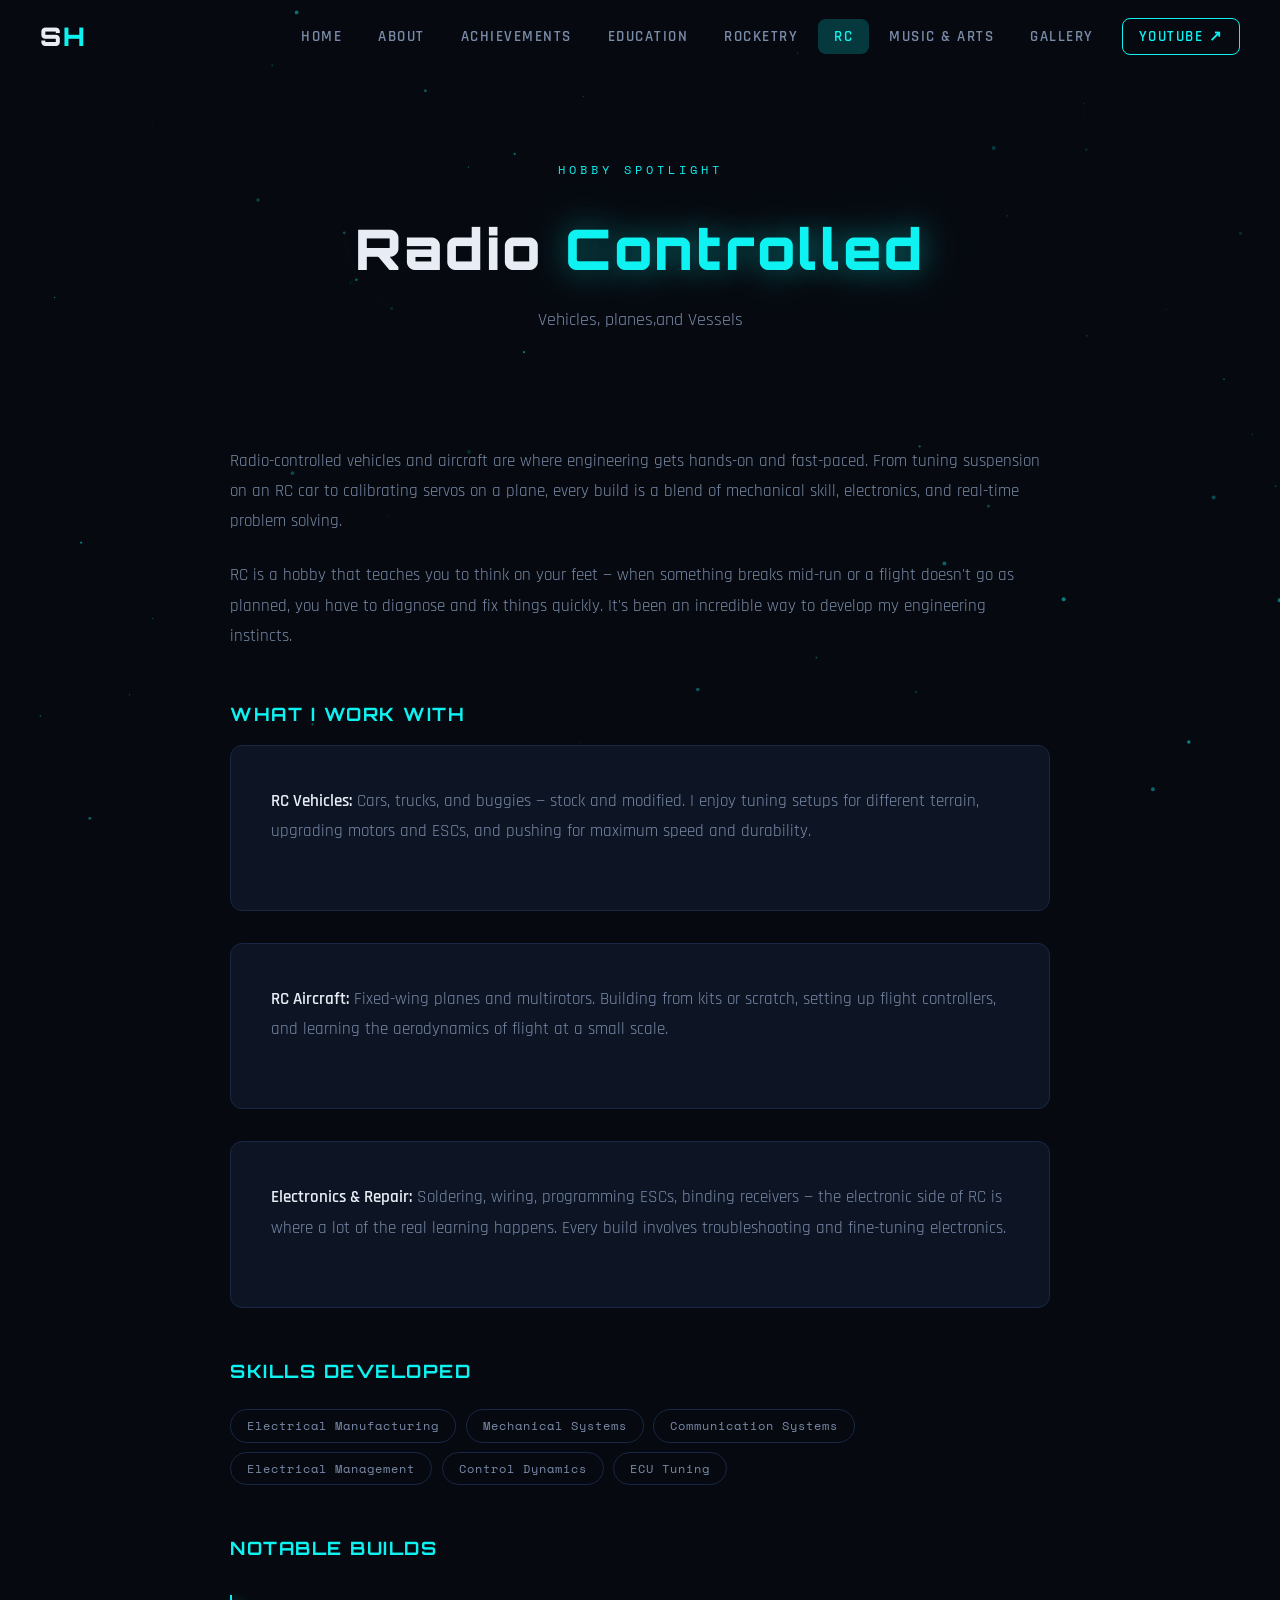
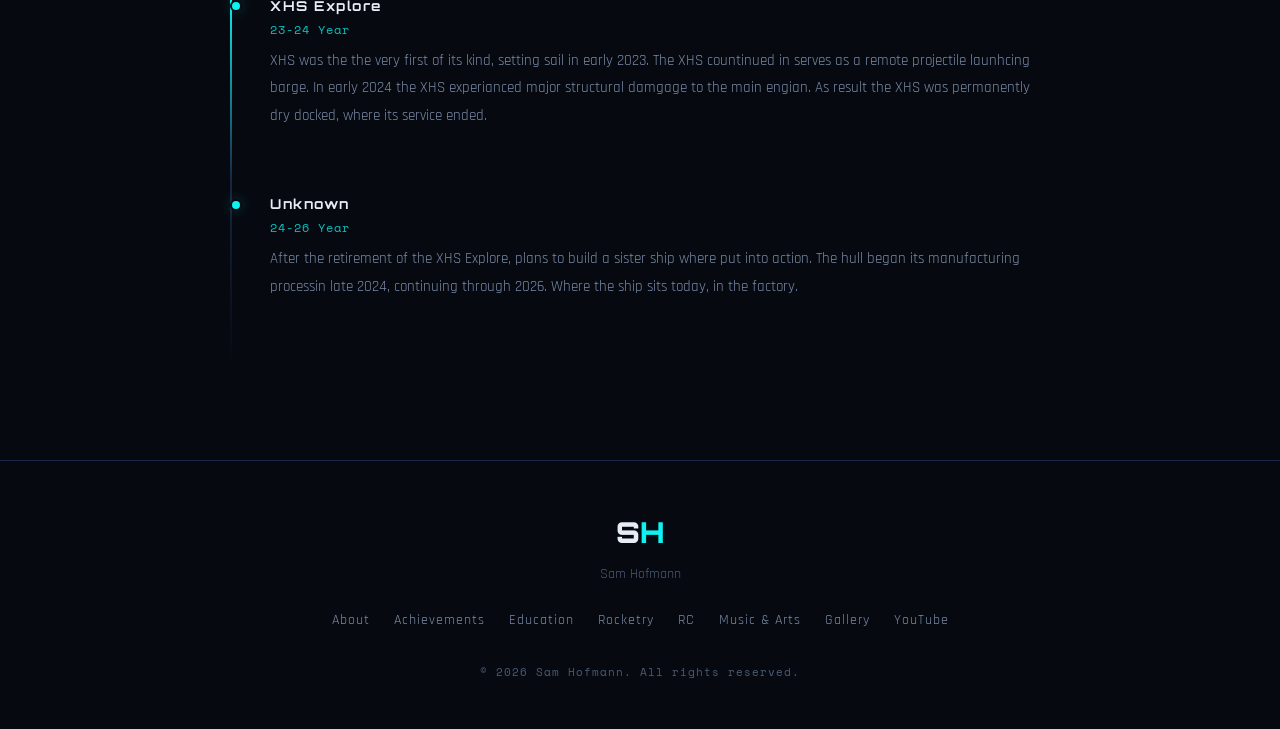
<file: rc.html>
<!DOCTYPE html>
<html lang="en">
<head>
    <meta charset="UTF-8">
    <meta name="viewport" content="width=device-width, initial-scale=1.0">
    <title>RC — Sam Hofmann</title>
    <link rel="preconnect" href="https://fonts.googleapis.com">
    <link href="https://fonts.googleapis.com/css2?family=Orbitron:wght@400;600;700;900&family=Rajdhani:wght@300;400;500;600;700&family=Space+Mono:wght@400;700&display=swap" rel="stylesheet">
    <link rel="stylesheet" href="style.css">
</head>
<body>
    <canvas id="particles"></canvas>

    <nav id="navbar">
        <a href="index.html" class="nav-logo">S<span class="accent">H</span></a>
        <button class="hamburger" id="hamburger" aria-label="Toggle menu">
            <span></span><span></span><span></span>
        </button>
        <ul class="nav-links" id="navLinks">
            <li><a href="index.html">Home</a></li>
            <li><a href="about.html">About</a></li>
            <li><a href="achievements.html">Achievements</a></li>
            <li><a href="education.html">Education</a></li>
            <li><a href="rocketry.html">Rocketry</a></li>
            <li><a href="rc.html" class="active">RC</a></li>
            <li><a href="music.html">Music & Arts</a></li>
            <li><a href="gallery.html">Gallery</a></li>
            <li><a href="https://www.youtube.com/@ProjectFlight-Official" target="_blank" class="nav-yt">YouTube ↗</a></li>
        </ul>
    </nav>

    <section class="page-header">
        <div class="hero-eyebrow" data-anim="fade-up" data-delay="0">HOBBY SPOTLIGHT</div>
        <h1 data-anim="fade-up" data-delay="1">Radio <span class="accent-glow">Controlled</span></h1>
        <p class="page-sub" data-anim="fade-up" data-delay="2">Vehicles, planes,and Vessels</p>
    </section>

    <section class="content-section">

        <div data-anim="fade-up">
            <p>Radio-controlled vehicles and aircraft are where engineering gets hands-on and fast-paced. From tuning suspension on an RC car to calibrating servos on a plane, every build is a blend of mechanical skill, electronics, and real-time problem solving.</p>

            <p>RC is a hobby that teaches you to think on your feet — when something breaks mid-run or a flight doesn't go as planned, you have to diagnose and fix things quickly. It's been an incredible way to develop my engineering instincts.</p>
        </div>

        <h3 data-anim="fade-up">What I Work With</h3>
        <div class="hobby-detail" data-anim="fade-up">
            <p><strong>RC Vehicles:</strong> Cars, trucks, and buggies — stock and modified. I enjoy tuning setups for different terrain, upgrading motors and ESCs, and pushing for maximum speed and durability.</p>
        </div>
        <div class="hobby-detail" data-anim="fade-up">
            <p><strong>RC Aircraft:</strong> Fixed-wing planes and multirotors. Building from kits or scratch, setting up flight controllers, and learning the aerodynamics of flight at a small scale.</p>
        </div>
        <div class="hobby-detail" data-anim="fade-up">
            <p><strong>Electronics & Repair:</strong> Soldering, wiring, programming ESCs, binding receivers — the electronic side of RC is where a lot of the real learning happens. Every build involves troubleshooting and fine-tuning electronics.</p>
        </div>

        <h3 data-anim="fade-up">Skills Developed</h3>
        <div class="skill-tags" data-anim="fade-up">
            <span class="skill-tag">Electrical Manufacturing</span>
            <span class="skill-tag">Mechanical Systems</span>
            <span class="skill-tag">Communication Systems</span>
            <span class="skill-tag">Electrical Management</span>
            <span class="skill-tag">Control Dynamics</span>
            <span class="skill-tag">ECU Tuning</span>
        </div>

        <h3 data-anim="fade-up">Notable Builds</h3>
        <div class="timeline" data-anim="fade-up">
            <div class="timeline-item">
                <h4>XHS Explore</h4>
                <div class="timeline-date">23-24 Year</div>
                <p>XHS was the the very first of its kind, setting sail in early 2023. The XHS countinued in serves as a remote projectile launhcing barge. In early 2024 the XHS experianced major structural damgage to the main engian. As result the XHS was permanently dry docked, where its service ended.</p>
            </div>
            <div class="timeline-item">
                <h4>Unknown</h4>
                <div class="timeline-date">24-26 Year</div>
                <p>After the retirement of the XHS Explore, plans to build a sister ship where put into action. The hull began its manufacturing processin late 2024, continuing through 2026. Where the ship sits today, in the factory.</p>
            </div>
            <!-- ADD MORE BUILDS HERE -->
        </div>
    </section>

    <footer>
        <div class="footer-inner">
            <div class="footer-logo">S<span class="accent">H</span></div>
            <p class="footer-tagline">Sam Hofmann</p>
            <div class="footer-links">
                <a href="about.html">About</a>
                <a href="achievements.html">Achievements</a>
                <a href="education.html">Education</a>
                <a href="rocketry.html">Rocketry</a>
                <a href="rc.html">RC</a>
                <a href="music.html">Music & Arts</a>
                <a href="gallery.html">Gallery</a>
                <a href="https://www.youtube.com/@ProjectFlight-Official" target="_blank">YouTube</a>
            </div>
            <p class="footer-copy">© 2026 Sam Hofmann. All rights reserved.</p>
        </div>
    </footer>

    <script src="main.js"></script>
</body>
</html>
</file>
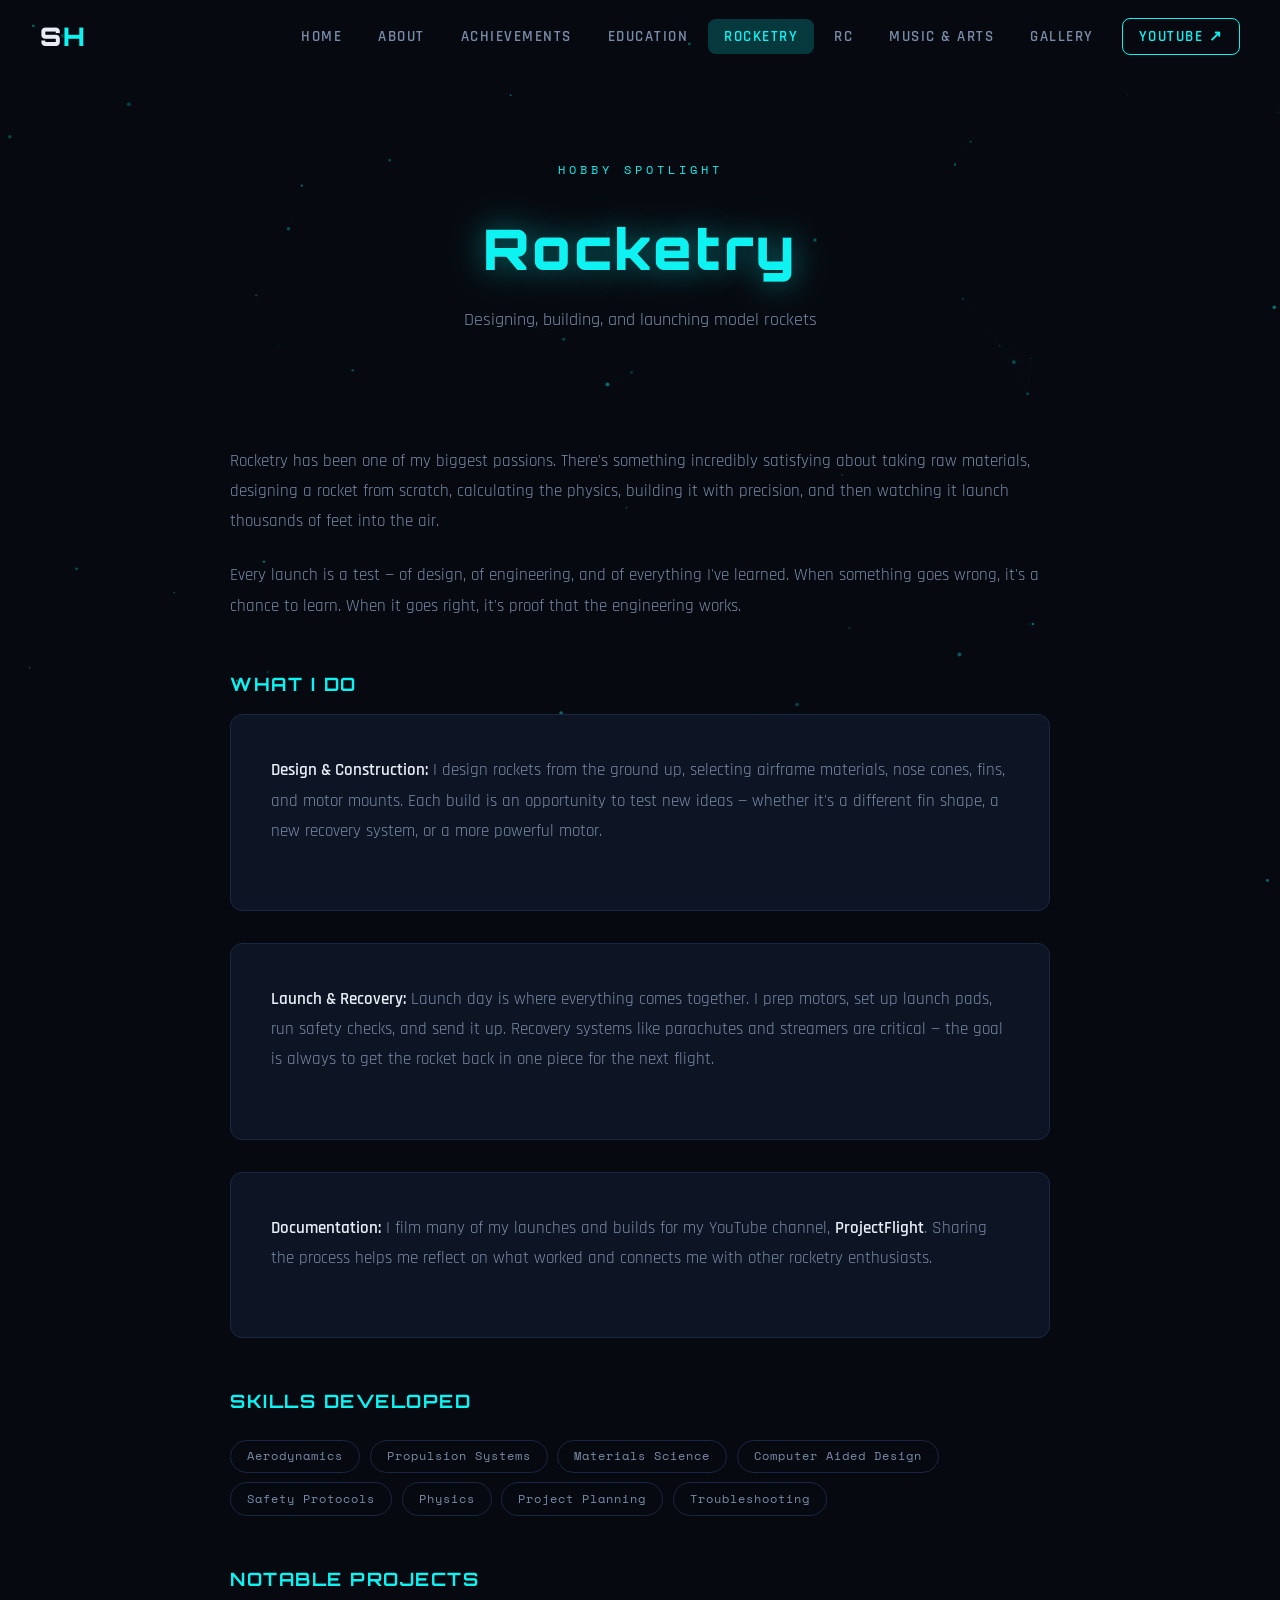
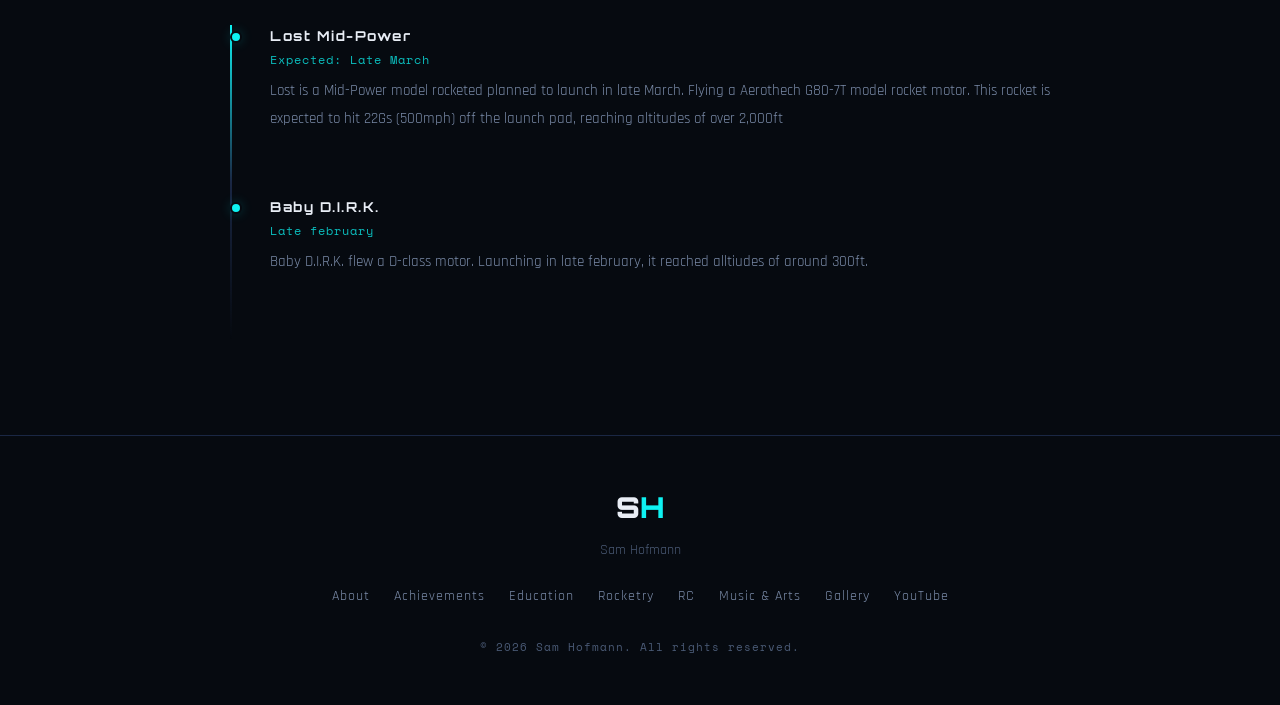
<file: rocketry.html>
<!DOCTYPE html>
<html lang="en">
<head>
    <meta charset="UTF-8">
    <meta name="viewport" content="width=device-width, initial-scale=1.0">
    <title>Rocketry — Sam Hofmann</title>
    <link rel="preconnect" href="https://fonts.googleapis.com">
    <link href="https://fonts.googleapis.com/css2?family=Orbitron:wght@400;600;700;900&family=Rajdhani:wght@300;400;500;600;700&family=Space+Mono:wght@400;700&display=swap" rel="stylesheet">
    <link rel="stylesheet" href="style.css">
</head>
<body>
    <canvas id="particles"></canvas>

    <nav id="navbar">
        <a href="index.html" class="nav-logo">S<span class="accent">H</span></a>
        <button class="hamburger" id="hamburger" aria-label="Toggle menu">
            <span></span><span></span><span></span>
        </button>
        <ul class="nav-links" id="navLinks">
            <li><a href="index.html">Home</a></li>
            <li><a href="about.html">About</a></li>
            <li><a href="achievements.html">Achievements</a></li>
            <li><a href="education.html">Education</a></li>
            <li><a href="rocketry.html" class="active">Rocketry</a></li>
            <li><a href="rc.html">RC</a></li>
            <li><a href="music.html">Music & Arts</a></li>
            <li><a href="gallery.html">Gallery</a></li>
            <li><a href="https://www.youtube.com/@ProjectFlight-Official" target="_blank" class="nav-yt">YouTube ↗</a></li>
        </ul>
    </nav>

    <section class="page-header">
        <div class="hero-eyebrow" data-anim="fade-up" data-delay="0">HOBBY SPOTLIGHT</div>
        <h1 data-anim="fade-up" data-delay="1"><span class="accent-glow">Rocketry</span></h1>
        <p class="page-sub" data-anim="fade-up" data-delay="2">Designing, building, and launching model rockets</p>
    </section>

    <section class="content-section">

        <div data-anim="fade-up">
            <p>Rocketry has been one of my biggest passions. There's something incredibly satisfying about taking raw materials, designing a rocket from scratch, calculating the physics, building it with precision, and then watching it launch thousands of feet into the air.</p>

            <p>Every launch is a test — of design, of engineering, and of everything I've learned. When something goes wrong, it's a chance to learn. When it goes right, it's proof that the engineering works.</p>
        </div>

        <h3 data-anim="fade-up">What I Do</h3>
        <div class="hobby-detail" data-anim="fade-up">
            <p><strong>Design & Construction:</strong> I design rockets from the ground up, selecting airframe materials, nose cones, fins, and motor mounts. Each build is an opportunity to test new ideas — whether it's a different fin shape, a new recovery system, or a more powerful motor.</p>
        </div>
        <div class="hobby-detail" data-anim="fade-up">
            <p><strong>Launch & Recovery:</strong> Launch day is where everything comes together. I prep motors, set up launch pads, run safety checks, and send it up. Recovery systems like parachutes and streamers are critical — the goal is always to get the rocket back in one piece for the next flight.</p>
        </div>
        <div class="hobby-detail" data-anim="fade-up">
            <p><strong>Documentation:</strong> I film many of my launches and builds for my YouTube channel, <strong>ProjectFlight</strong>. Sharing the process helps me reflect on what worked and connects me with other rocketry enthusiasts.</p>
        </div>

        <h3 data-anim="fade-up">Skills Developed</h3>
        <div class="skill-tags" data-anim="fade-up">
            <span class="skill-tag">Aerodynamics</span>
            <span class="skill-tag">Propulsion Systems</span>
            <span class="skill-tag">Materials Science</span>
            <span class="skill-tag">Computer Aided Design</span>
            <span class="skill-tag">Safety Protocols</span>
            <span class="skill-tag">Physics</span>
            <span class="skill-tag">Project Planning</span>
            <span class="skill-tag">Troubleshooting</span>
        </div>

        <h3 data-anim="fade-up">Notable Projects</h3>
        <div class="timeline" data-anim="fade-up">
            <div class="timeline-item">
                <h4>Lost Mid-Power</h4>
                <div class="timeline-date">Expected: Late March</div>
                <p>Lost is a Mid-Power model rocketed planned to launch in late March. Flying a Aerothech G80-7T model rocket motor. This rocket is expected to hit 22Gs (500mph) off the launch pad, reaching altitudes of over 2,000ft</p>
            </div>
            <div class="timeline-item">
                <h4>Baby D.I.R.K.</h4>
                <div class="timeline-date">Late february</div>
                <p>Baby D.I.R.K. flew a D-class motor. Launching in late february, it reached alltiudes of around 300ft.</p>
            </div>
            <!-- ADD MORE PROJECTS HERE -->
        </div>
    </section>


    <footer>
        <div class="footer-inner">
            <div class="footer-logo">S<span class="accent">H</span></div>
            <p class="footer-tagline">Sam Hofmann</p>
            <div class="footer-links">
                <a href="about.html">About</a>
                <a href="achievements.html">Achievements</a>
                <a href="education.html">Education</a>
                <a href="rocketry.html">Rocketry</a>
                <a href="rc.html">RC</a>
                <a href="music.html">Music & Arts</a>
                <a href="gallery.html">Gallery</a>
                <a href="https://www.youtube.com/@ProjectFlight-Official" target="_blank">YouTube</a>
            </div>
            <p class="footer-copy">© 2026 Sam Hofmann. All rights reserved.</p>
        </div>
    </footer>

    <script src="main.js"></script>
</body>
</html>
</file>
<file: style.css>
/* ============================================
   SAM HOFMANN — PERSONAL PORTFOLIO
   Dark & Moody / Cyan Neon / Smooth Animations
   ============================================ */

:root {
    --bg-deep: #060a10;
    --bg-primary: #0a0f1a;
    --bg-card: #0d1525;
    --bg-card-hover: #111d33;
    --border: #1a2744;
    --border-glow: #0ef2f244;
    --text-primary: #e8edf5;
    --text-secondary: #7a8ba8;
    --text-muted: #4a5a75;
    --accent: #0ef2f2;
    --accent-dim: #0bbdbd;
    --accent-glow: #0ef2f233;
    --accent-glow-strong: #0ef2f266;
    --accent-secondary: #6366f1;
    --danger: #f04858;
    --font-display: 'Orbitron', sans-serif;
    --font-body: 'Rajdhani', sans-serif;
    --font-mono: 'Space Mono', monospace;
    --radius: 12px;
    --radius-sm: 8px;
    --transition: 0.35s cubic-bezier(0.25, 0.1, 0.25, 1);
    --transition-slow: 0.6s cubic-bezier(0.25, 0.1, 0.25, 1);
}

*, *::before, *::after { margin: 0; padding: 0; box-sizing: border-box; }

html { scroll-behavior: smooth; }

body {
    font-family: var(--font-body);
    background: var(--bg-deep);
    color: var(--text-primary);
    line-height: 1.6;
    overflow-x: hidden;
    font-size: 17px;
    font-weight: 400;
}

a { color: inherit; text-decoration: none; }

/* ---- Particle Background ---- */
#particles {
    position: fixed;
    top: 0; left: 0;
    width: 100%; height: 100%;
    z-index: 0;
    pointer-events: none;
}

/* ---- Navbar ---- */
#navbar {
    position: fixed; top: 0; left: 0; right: 0;
    display: flex; align-items: center; justify-content: space-between;
    padding: 1rem 2.5rem;
    z-index: 1000;
    background: transparent;
    transition: background var(--transition), box-shadow var(--transition);
}
#navbar.scrolled {
    background: #060a10dd;
    backdrop-filter: blur(16px);
    box-shadow: 0 1px 0 var(--border);
}
.nav-logo {
    font-family: var(--font-display);
    font-size: 1.6rem; font-weight: 900;
    letter-spacing: 2px;
}
.nav-links {
    list-style: none; display: flex; gap: 0.25rem; align-items: center;
}
.nav-links a {
    font-family: var(--font-body);
    font-size: 0.92rem; font-weight: 600;
    padding: 0.5rem 1rem;
    border-radius: var(--radius-sm);
    transition: color var(--transition), background var(--transition);
    color: var(--text-secondary);
    text-transform: uppercase;
    letter-spacing: 1.5px;
}
.nav-links a:hover, .nav-links a.active {
    color: var(--accent);
    background: var(--accent-glow);
}
.nav-yt {
    border: 1px solid var(--accent) !important;
    color: var(--accent) !important;
    margin-left: 0.5rem;
}
.nav-yt:hover {
    background: var(--accent) !important;
    color: var(--bg-deep) !important;
}

/* Hamburger */
.hamburger {
    display: none;
    flex-direction: column; gap: 5px;
    background: none; border: none; cursor: pointer;
    padding: 8px;
    z-index: 1001;
}
.hamburger span {
    width: 26px; height: 2px;
    background: var(--text-primary);
    transition: var(--transition);
    border-radius: 2px;
}
.hamburger.open span:nth-child(1) { transform: rotate(45deg) translate(5px, 5px); }
.hamburger.open span:nth-child(2) { opacity: 0; }
.hamburger.open span:nth-child(3) { transform: rotate(-45deg) translate(5px, -5px); }

/* ---- Shared ---- */
.accent { color: var(--accent); }
.accent-glow {
    color: var(--accent);
    text-shadow: 0 0 30px var(--accent-glow-strong), 0 0 60px var(--accent-glow);
}

.btn {
    display: inline-flex; align-items: center; gap: 0.5rem;
    font-family: var(--font-display);
    font-size: 0.8rem; font-weight: 600;
    letter-spacing: 2px; text-transform: uppercase;
    padding: 0.85rem 2rem;
    border-radius: var(--radius);
    transition: var(--transition);
    cursor: pointer; border: none;
}
.btn-primary {
    background: var(--accent);
    color: var(--bg-deep);
    box-shadow: 0 0 20px var(--accent-glow), 0 4px 20px #00000066;
}
.btn-primary:hover {
    box-shadow: 0 0 40px var(--accent-glow-strong), 0 4px 30px #00000088;
    transform: translateY(-2px);
}
.btn-outline {
    background: transparent;
    border: 1px solid var(--accent);
    color: var(--accent);
}
.btn-outline:hover {
    background: var(--accent-glow);
    transform: translateY(-2px);
}

.section-header {
    text-align: center; margin-bottom: 3.5rem;
}
.section-header h2 {
    font-family: var(--font-display);
    font-size: clamp(1.8rem, 4vw, 2.8rem);
    font-weight: 700; letter-spacing: 2px;
}
.section-sub {
    color: var(--text-secondary);
    font-size: 1.05rem;
    margin-top: 0.5rem;
}
.section-line {
    width: 60px; height: 3px;
    background: var(--accent);
    margin: 1rem auto 0;
    border-radius: 4px;
    box-shadow: 0 0 12px var(--accent-glow);
}

/* ---- Hero ---- */
.hero {
    position: relative;
    min-height: 100vh;
    display: flex; align-items: center; justify-content: center;
    text-align: center;
    padding: 2rem;
    z-index: 1;
}
.hero-content { max-width: 800px; }
.hero-eyebrow {
    font-family: var(--font-mono);
    font-size: 0.78rem;
    letter-spacing: 4px;
    color: var(--accent);
    margin-bottom: 1.5rem;
}
.hero-title {
    font-family: var(--font-display);
    font-weight: 900;
    line-height: 1.05;
    margin-bottom: 1.5rem;
}
.hero-title .line {
    display: block;
    font-size: clamp(3rem, 10vw, 7rem);
}
.hero-sub {
    font-size: 1.2rem;
    color: var(--text-secondary);
    max-width: 500px;
    margin: 0 auto 2.5rem;
    font-weight: 400;
}
.hero-cta { display: flex; gap: 1rem; justify-content: center; flex-wrap: wrap; }

.hero-scroll-indicator {
    position: absolute; bottom: 2.5rem; left: 50%;
    transform: translateX(-50%);
    display: flex; flex-direction: column; align-items: center; gap: 0.75rem;
}
.hero-scroll-indicator span {
    font-family: var(--font-mono);
    font-size: 0.65rem; letter-spacing: 3px;
    color: var(--text-muted); text-transform: uppercase;
}
.scroll-line {
    width: 1px; height: 50px;
    background: linear-gradient(to bottom, var(--accent), transparent);
    animation: scrollPulse 2s ease-in-out infinite;
}
@keyframes scrollPulse {
    0%, 100% { opacity: 1; transform: scaleY(1); }
    50% { opacity: 0.4; transform: scaleY(0.6); }
}

/* ---- Overview Cards ---- */
.overview {
    position: relative; z-index: 1;
    padding: 6rem 2.5rem;
}
.card-grid {
    display: grid;
    grid-template-columns: repeat(auto-fit, minmax(260px, 1fr));
    gap: 1.5rem;
    max-width: 1100px;
    margin: 0 auto;
}
.overview-card {
    background: var(--bg-card);
    border: 1px solid var(--border);
    border-radius: var(--radius);
    padding: 2.5rem 2rem;
    transition: var(--transition);
    display: flex; flex-direction: column;
    position: relative;
    overflow: hidden;
}
.overview-card::before {
    content: '';
    position: absolute; top: 0; left: 0; right: 0;
    height: 2px;
    background: linear-gradient(90deg, transparent, var(--accent), transparent);
    opacity: 0;
    transition: opacity var(--transition);
}
.overview-card:hover {
    background: var(--bg-card-hover);
    border-color: var(--border-glow);
    transform: translateY(-6px);
    box-shadow: 0 12px 40px #00000055, 0 0 30px var(--accent-glow);
}
.overview-card:hover::before { opacity: 1; }
.card-icon { font-size: 2.2rem; margin-bottom: 1rem; }
.overview-card h3 {
    font-family: var(--font-display);
    font-size: 1rem; font-weight: 700;
    letter-spacing: 1.5px; text-transform: uppercase;
    margin-bottom: 0.75rem;
}
.overview-card p {
    color: var(--text-secondary);
    font-size: 0.95rem;
    flex: 1;
    margin-bottom: 1.5rem;
}
.card-link {
    font-family: var(--font-display);
    font-size: 0.72rem; font-weight: 600;
    letter-spacing: 2px; text-transform: uppercase;
    color: var(--accent);
}

/* ---- YouTube Section ---- */
.yt-section {
    position: relative; z-index: 1;
    padding: 6rem 2.5rem;
    background: linear-gradient(180deg, transparent, #0a0f1a55, transparent);
}
.yt-embed-wrapper { max-width: 800px; margin: 0 auto; }
.yt-placeholder {
    aspect-ratio: 16/9;
    background: var(--bg-card);
    border: 1px solid var(--border);
    border-radius: var(--radius);
    display: flex; align-items: center; justify-content: center;
    overflow: hidden;
    position: relative;
}
.yt-placeholder::before {
    content: '';
    position: absolute; inset: 0;
    background: radial-gradient(ellipse at center, var(--accent-glow) 0%, transparent 70%);
    opacity: 0.3;
}
.yt-placeholder-content {
    position: relative; text-align: center; z-index: 1;
}
.yt-icon {
    width: 70px; height: 70px;
    border-radius: 50%;
    background: var(--accent);
    color: var(--bg-deep);
    display: inline-flex; align-items: center; justify-content: center;
    font-size: 1.6rem;
    margin-bottom: 1.25rem;
    box-shadow: 0 0 30px var(--accent-glow-strong);
}
.yt-placeholder-content h3 {
    font-family: var(--font-display);
    font-size: 1.2rem; font-weight: 700;
    letter-spacing: 1px;
    margin-bottom: 0.5rem;
}
.yt-placeholder-content p {
    color: var(--text-secondary);
    margin-bottom: 1.5rem;
}

/* ---- Page Header (inner pages) ---- */
.page-header {
    position: relative; z-index: 1;
    padding: 10rem 2.5rem 4rem;
    text-align: center;
}
.page-header h1 {
    font-family: var(--font-display);
    font-size: clamp(2rem, 5vw, 3.5rem);
    font-weight: 900; letter-spacing: 3px;
}
.page-header .page-sub {
    color: var(--text-secondary);
    font-size: 1.1rem;
    margin-top: 0.75rem;
    max-width: 600px; margin-left: auto; margin-right: auto;
}

/* ---- Content Sections ---- */
.content-section {
    position: relative; z-index: 1;
    padding: 3rem 2.5rem 6rem;
    max-width: 900px;
    margin: 0 auto;
}
.content-section p {
    color: var(--text-secondary);
    font-size: 1.05rem;
    line-height: 1.8;
    margin-bottom: 1.5rem;
}
.content-section strong { color: var(--text-primary); font-weight: 600; }
.content-section h3 {
    font-family: var(--font-display);
    font-size: 1.15rem;
    font-weight: 700;
    letter-spacing: 1.5px;
    text-transform: uppercase;
    color: var(--accent);
    margin: 3rem 0 1rem;
}

/* ---- Timeline ---- */
.timeline {
    position: relative;
    padding-left: 2.5rem;
    margin-top: 2rem;
}
.timeline::before {
    content: '';
    position: absolute; left: 0; top: 0; bottom: 0;
    width: 2px;
    background: linear-gradient(to bottom, var(--accent), var(--border), transparent);
}
.timeline-item {
    position: relative;
    padding-bottom: 2.5rem;
}
.timeline-item::before {
    content: '';
    position: absolute;
    left: -2.5rem; top: 0.35rem;
    width: 12px; height: 12px;
    border-radius: 50%;
    background: var(--accent);
    box-shadow: 0 0 12px var(--accent-glow);
    border: 2px solid var(--bg-deep);
}
.timeline-item h4 {
    font-family: var(--font-display);
    font-size: 0.85rem; font-weight: 700;
    letter-spacing: 1.5px;
    margin-bottom: 0.25rem;
}
.timeline-date {
    font-family: var(--font-mono);
    font-size: 0.72rem;
    color: var(--accent-dim);
    letter-spacing: 1px;
    margin-bottom: 0.5rem;
}
.timeline-item p {
    color: var(--text-secondary);
    font-size: 0.95rem;
}

/* ---- Skills / Tags ---- */
.skill-tags {
    display: flex; flex-wrap: wrap; gap: 0.6rem;
    margin-top: 1.5rem;
}
.skill-tag {
    font-family: var(--font-mono);
    font-size: 0.72rem;
    letter-spacing: 1px;
    padding: 0.4rem 1rem;
    border: 1px solid var(--border);
    border-radius: 100px;
    color: var(--text-secondary);
    transition: var(--transition);
}
.skill-tag:hover {
    border-color: var(--accent);
    color: var(--accent);
    background: var(--accent-glow);
}

/* ---- Photo Gallery ---- */
.gallery-grid {
    display: grid;
    grid-template-columns: repeat(auto-fill, minmax(280px, 1fr));
    gap: 1rem;
    max-width: 1200px;
    margin: 0 auto;
    padding: 0 2.5rem 6rem;
    position: relative; z-index: 1;
}
.gallery-item {
    aspect-ratio: 4/3;
    background: var(--bg-card);
    border: 1px solid var(--border);
    border-radius: var(--radius);
    overflow: hidden;
    display: flex; align-items: center; justify-content: center;
    color: var(--text-muted);
    font-family: var(--font-mono);
    font-size: 0.75rem;
    letter-spacing: 1px;
    transition: var(--transition);
    position: relative;
    cursor: pointer;
}
.gallery-item:hover {
    border-color: var(--border-glow);
    transform: scale(1.02);
    box-shadow: 0 8px 30px #00000044, 0 0 20px var(--accent-glow);
}
.gallery-item img {
    width: 100%; height: 100%;
    object-fit: cover;
}
.gallery-placeholder {
    display: flex; flex-direction: column;
    align-items: center; gap: 0.5rem;
    padding: 1rem;
    text-align: center;
}
.gallery-placeholder-icon { font-size: 1.8rem; opacity: 0.5; }

/* ---- Hobby Detail Card ---- */
.hobby-detail {
    background: var(--bg-card);
    border: 1px solid var(--border);
    border-radius: var(--radius);
    padding: 2.5rem;
    margin-bottom: 2rem;
    transition: var(--transition);
}
.hobby-detail:hover {
    border-color: var(--border-glow);
    box-shadow: 0 0 20px var(--accent-glow);
}
.hobby-detail h3 {
    margin-top: 0;
}

/* ---- Stat Bar ---- */
.stat-row {
    display: grid;
    grid-template-columns: repeat(auto-fit, minmax(180px, 1fr));
    gap: 1rem;
    margin: 2rem 0;
}
.stat-card {
    background: var(--bg-card);
    border: 1px solid var(--border);
    border-radius: var(--radius);
    padding: 1.5rem;
    text-align: center;
}
.stat-value {
    font-family: var(--font-display);
    font-size: 2rem; font-weight: 900;
    color: var(--accent);
    text-shadow: 0 0 20px var(--accent-glow);
}
.stat-label {
    font-family: var(--font-mono);
    font-size: 0.68rem;
    letter-spacing: 2px;
    color: var(--text-muted);
    margin-top: 0.25rem;
    text-transform: uppercase;
}

/* ---- Footer ---- */
footer {
    position: relative; z-index: 1;
    border-top: 1px solid var(--border);
    padding: 3rem 2.5rem;
    text-align: center;
}
.footer-logo {
    font-family: var(--font-display);
    font-size: 1.8rem; font-weight: 900;
    margin-bottom: 0.5rem;
}
.footer-tagline {
    color: var(--text-muted);
    font-size: 0.9rem;
    margin-bottom: 1.5rem;
}
.footer-links {
    display: flex; flex-wrap: wrap; gap: 1.5rem;
    justify-content: center; margin-bottom: 2rem;
}
.footer-links a {
    font-size: 0.85rem;
    color: var(--text-secondary);
    transition: color var(--transition);
    letter-spacing: 1px;
}
.footer-links a:hover { color: var(--accent); }
.footer-copy {
    font-family: var(--font-mono);
    font-size: 0.68rem;
    color: var(--text-muted);
    letter-spacing: 1px;
}

/* ---- Animations ---- */
[data-anim] {
    opacity: 0;
    transform: translateY(30px);
}
[data-anim].visible {
    animation: fadeUp 0.7s ease forwards;
}
[data-anim][data-delay="1"].visible { animation-delay: 0.15s; }
[data-anim][data-delay="2"].visible { animation-delay: 0.3s; }
[data-anim][data-delay="3"].visible { animation-delay: 0.45s; }
[data-anim][data-delay="4"].visible { animation-delay: 0.6s; }

@keyframes fadeUp {
    to { opacity: 1; transform: translateY(0); }
}

/* ---- Responsive ---- */
@media (max-width: 768px) {
    #navbar { padding: 1rem 1.5rem; }
    .hamburger { display: flex; }
    .nav-links {
        position: fixed;
        top: 0; right: -100%;
        width: 280px; height: 100vh;
        background: var(--bg-primary);
        flex-direction: column;
        padding: 5rem 2rem 2rem;
        gap: 0.25rem;
        border-left: 1px solid var(--border);
        transition: right var(--transition-slow);
    }
    .nav-links.open { right: 0; }
    .nav-links a { padding: 0.75rem 1rem; width: 100%; }
    .hero-title .line { font-size: clamp(2.5rem, 12vw, 4rem); }
    .overview { padding: 4rem 1.5rem; }
    .card-grid { grid-template-columns: 1fr; }
    .content-section { padding: 2rem 1.5rem 4rem; }
    .gallery-grid { grid-template-columns: repeat(auto-fill, minmax(200px, 1fr)); padding: 0 1.5rem 4rem; }
    .page-header { padding: 8rem 1.5rem 3rem; }
    .stat-row { grid-template-columns: 1fr 1fr; }
}

/* ---- Edit Mode Notice ---- */
.edit-notice {
    position: relative; z-index: 1;
    max-width: 900px;
    margin: 0 auto;
    padding: 0 2.5rem;
}
.edit-notice-box {
    background: var(--bg-card);
    border: 1px dashed var(--accent-dim);
    border-radius: var(--radius);
    padding: 1.5rem 2rem;
    margin-bottom: 2rem;
    display: flex;
    align-items: flex-start;
    gap: 1rem;
}
.edit-notice-box .icon { font-size: 1.4rem; flex-shrink: 0; margin-top: 2px; }
.edit-notice-box p {
    color: var(--text-secondary);
    font-size: 0.9rem;
    margin: 0;
}
.edit-notice-box code {
    background: #1a2744;
    padding: 0.15rem 0.4rem;
    border-radius: 4px;
    font-family: var(--font-mono);
    font-size: 0.8rem;
    color: var(--accent);
}
/* ---- Music Page: Spotify Grid ---- */
.spotify-grid {
    display: flex;
    flex-direction: column;
    gap: 1rem;
    margin: 1.5rem 0 2.5rem;
}
.spotify-embed {
    border-radius: 12px;
    overflow: hidden;
    border: 1px solid var(--border);
}

/* ---- Music Page: Media Grid ---- */
.media-grid {
    display: grid;
    grid-template-columns: repeat(auto-fill, minmax(250px, 1fr));
    gap: 1rem;
}
</file>
